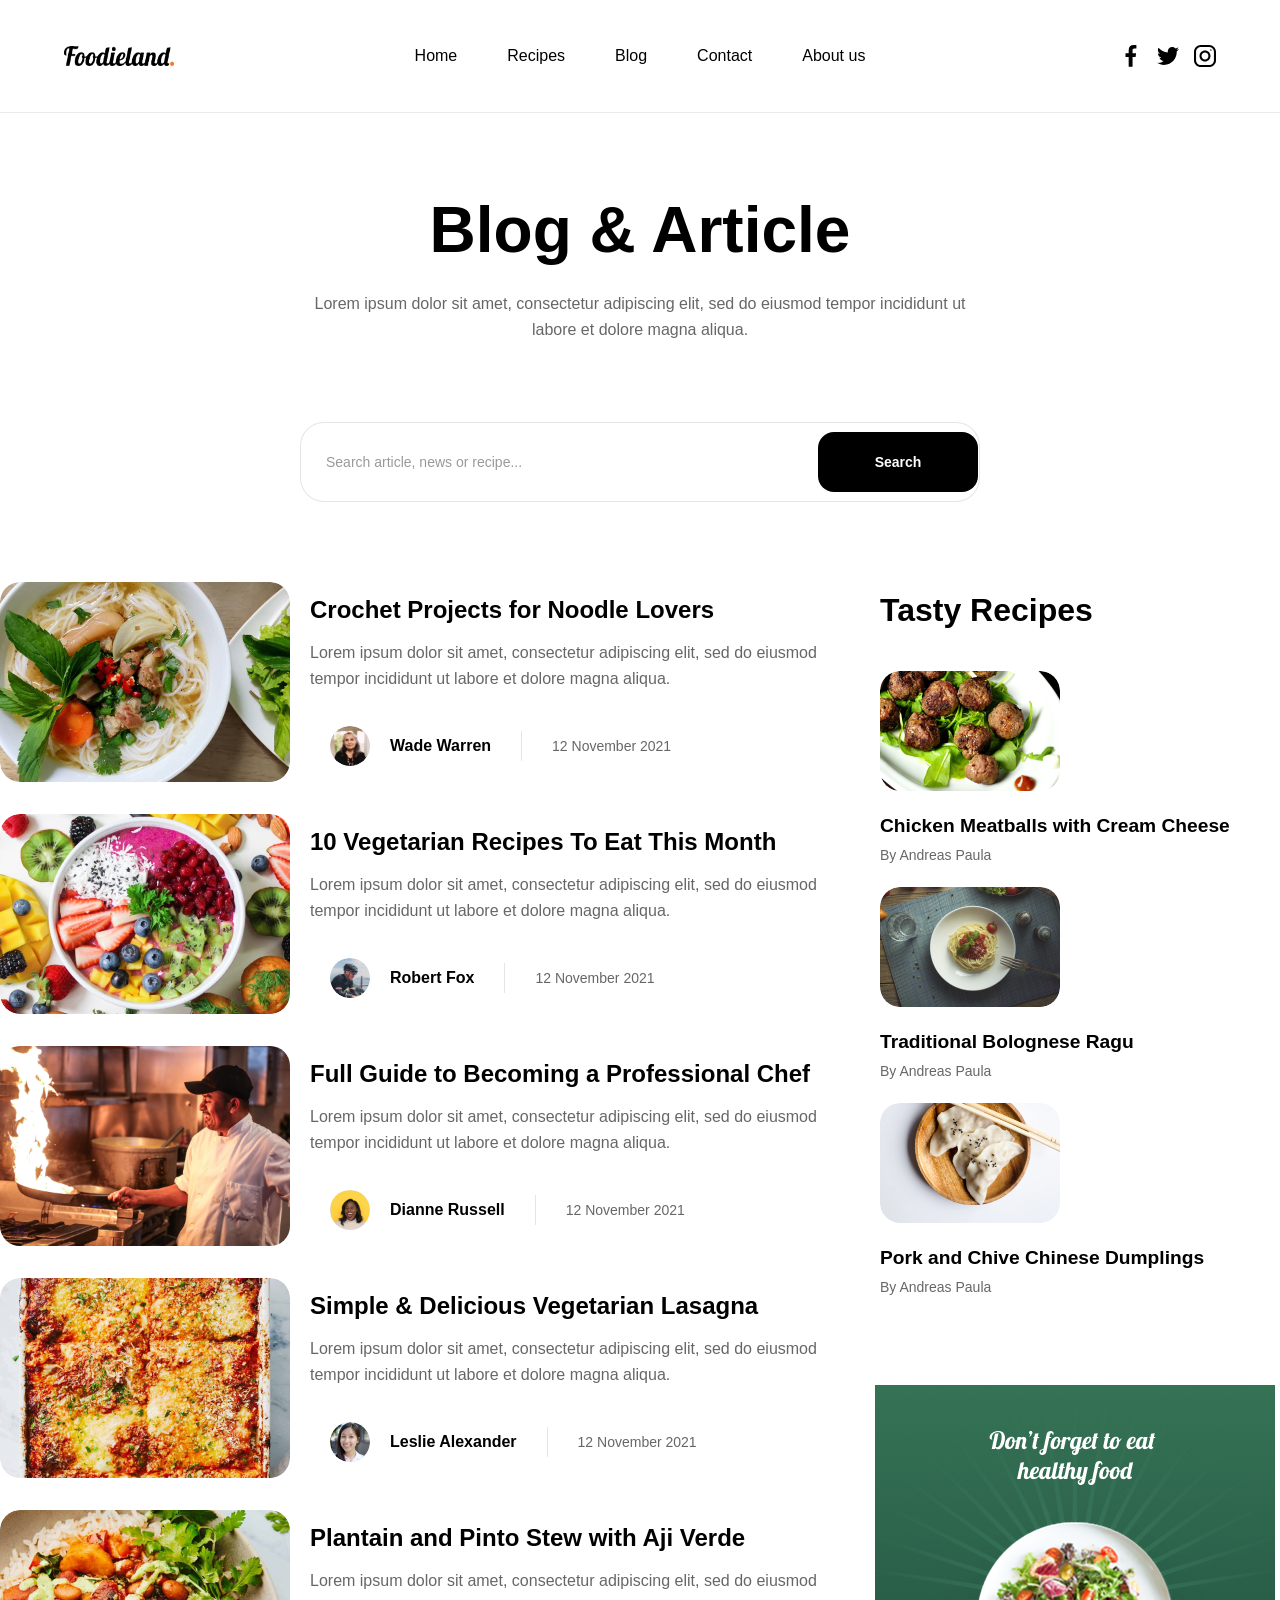
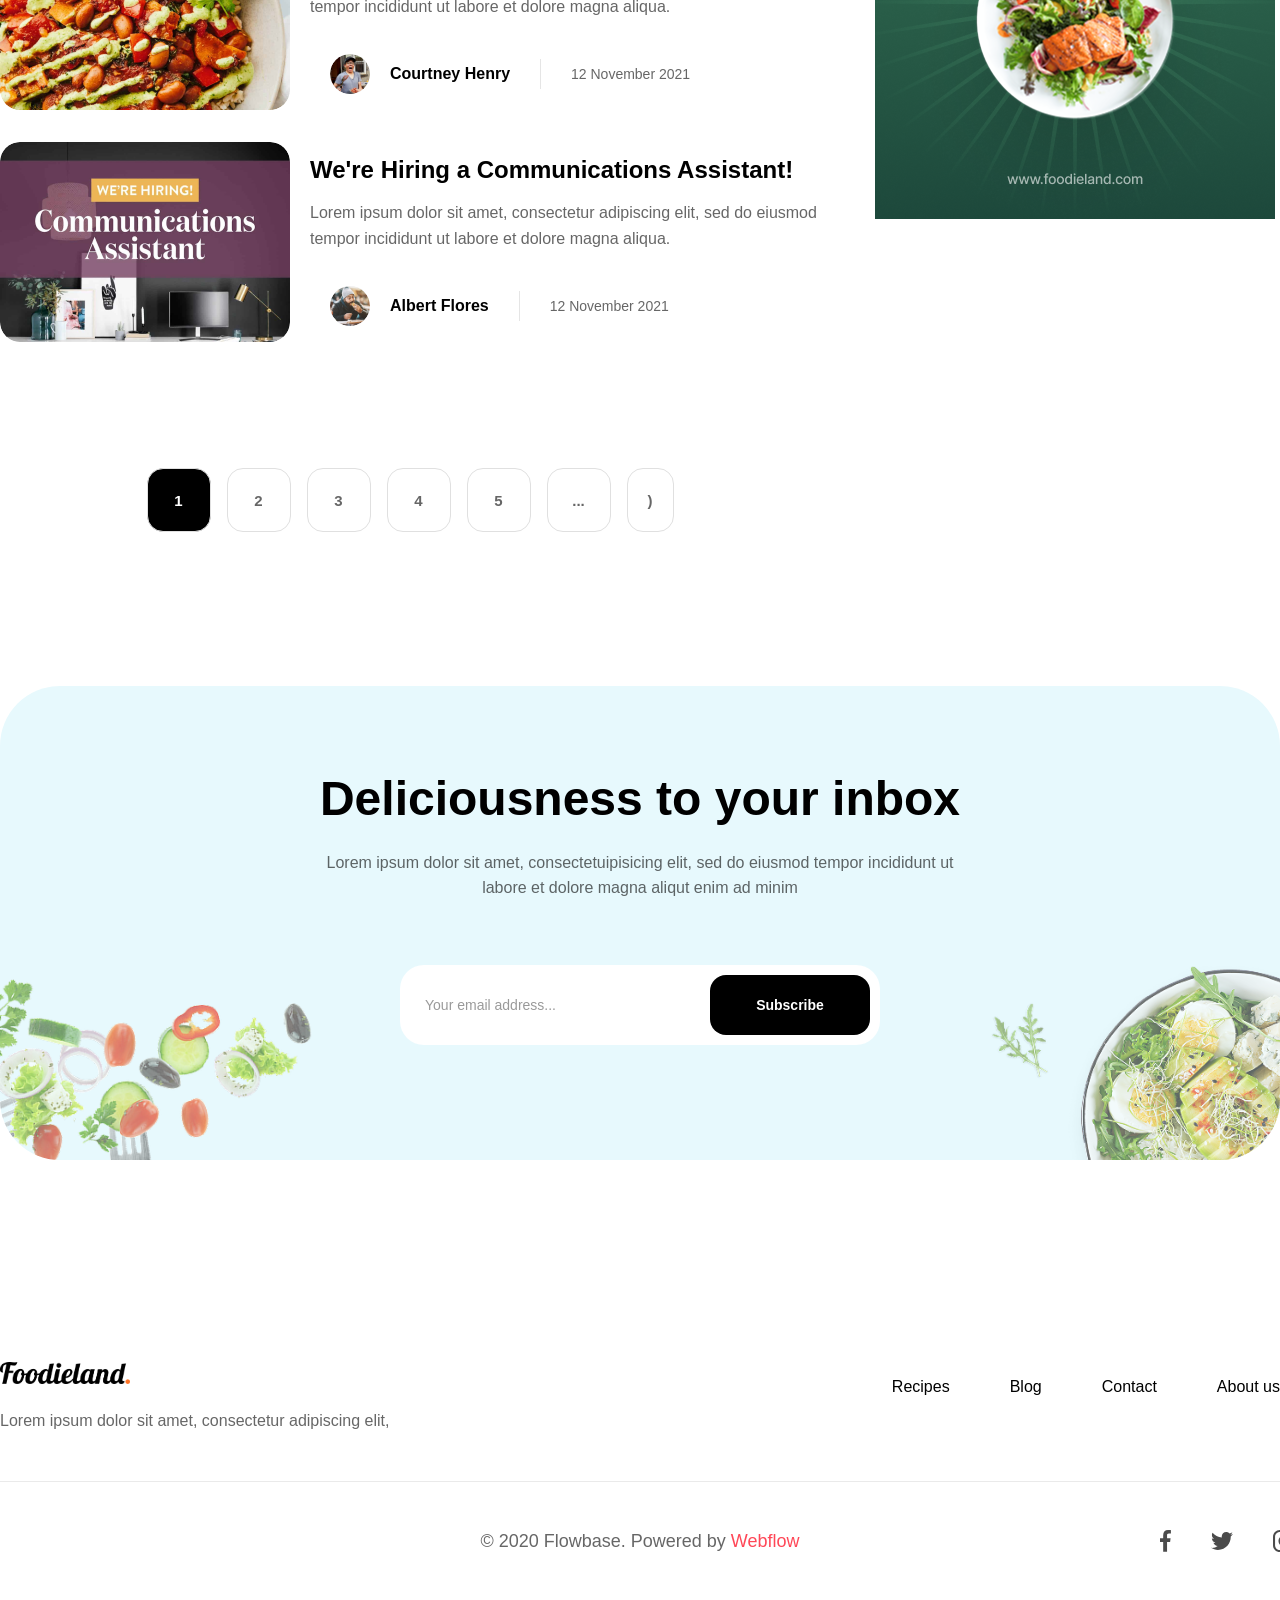
<file: Pages/Blog-list.html>
<!DOCTYPE html>
<html lang="en">

<head>
    <meta charset="UTF-8">
    <meta name="viewport" content="width=device-width, initial-scale=1.0">
    <title>Foodieland | Blog</title>
    <link rel="stylesheet" href="../Styles/main.css">
    <link rel="stylesheet" href="../Styles/blog-list.css">
    <link rel="stylesheet" href="../Styles/responsive.css">
</head>

<body>

    <!-- HEADER (مشترک) -->
    <header>
        <div class="logo">
            <img src="../images/Foodieland..png" alt="Foodieland">
        </div>

        <nav id="navMenu">
            <a href="#">Home</a>
            <a href="#">Recipes</a>
            <a href="#">Blog</a>
            <a href="#">Contact</a>
            <a href="#">About us</a>
            <div class="social-icons nav-social">
                <img src="../images/001-facebook.svg" alt="Facebook">
                <img src="../images/003-twitter.svg" alt="Twitter">
                <img src="../images/004-instagram.svg" alt="Instagram">
            </div>
        </nav>

        <div class="hamburger" id="hamburgerMenu">
            <span></span>
            <span></span>
            <span></span>
        </div>

        <div class="social-icons main-social">
            <img src="../images/001-facebook.svg" alt="Facebook">
            <img src="../images/003-twitter.svg" alt="Twitter">
            <img src="../images/004-instagram.svg" alt="Instagram">
        </div>
    </header>


    <div class="container">

        <main>
            <!--  بخش هدر وبلاگ  -->
            <section class="blog-header-section">
                <div class="blog-header-content">
                    <h1>Blog & Article</h1>
                    <p>Lorem ipsum dolor sit amet, consectetur adipiscing elit, sed do eiusmod tempor incididunt ut
                        labore et dolore magna aliqua.</p>
                    <div class="blog-search">
                        <input type="text" id="searchInput" placeholder="Search article, news or recipe...">
                        <button type="button" class="blog-search-btn" id="searchBtn">Search</button>
                    </div>
                </div>
            </section>

            <!--  بخش اصلی وبلاگ با دو ستون  -->
            <div class="blog-layout">

                <!-- ستون چپ: مقالات -->
                <div class="blog-posts-column">

                    <!-- مقاله 1 -->
                    <a href="blog-post.html" class="blog-post-card"
                        style="text-decoration: none; color: inherit; display: flex;">
                        <div class="blog-post-img" style="background-image: url('../images/Mask\ Group\ \(13\).png');">
                        </div>
                        <div class="blog-post-info">
                            <h3>Crochet Projects for Noodle Lovers</h3>
                            <p>Lorem ipsum dolor sit amet, consectetur adipiscing elit, sed do eiusmod tempor incididunt
                                ut labore et dolore magna aliqua.</p>
                            <div class="blog-post-footer">
                                <div class="blog-author-info">
                                    <div class="author-avatar-small"
                                        style="background-image: url('../images/Ellipse\ 2\ \(5\).svg');"></div>
                                    <span class="blog-author">Wade Warren</span>
                                </div>
                                <div class="author-date-separator"></div>
                                <span class="blog-date">12 November 2021</span>
                            </div>
                        </div>
                    </a>

                    <!-- مقاله 2 -->
                    <a href="blog-post.html" class="blog-post-card"
                        style="text-decoration: none; color: inherit; display: flex;">
                        <div class="blog-post-img" style="background-image: url('../images/Mask1.png');"></div>
                        <div class="blog-post-info">
                            <h3>10 Vegetarian Recipes To Eat This Month</h3>
                            <p>Lorem ipsum dolor sit amet, consectetur adipiscing elit, sed do eiusmod tempor incididunt
                                ut labore et dolore magna aliqua.</p>
                            <div class="blog-post-footer">
                                <div class="blog-author-info">
                                    <div class="author-avatar-small"
                                        style="background-image: url('../images/Ellipse\ 2\ \(4\).svg');"></div>
                                    <span class="blog-author">Robert Fox</span>
                                </div>
                                <div class="author-date-separator"></div>
                                <span class="blog-date">12 November 2021</span>
                            </div>
                        </div>
                    </a>

                    <!-- مقاله 3 -->
                    <a href="blog-post.html" class="blog-post-card"
                        style="text-decoration: none; color: inherit; display: flex;">
                        <div class="blog-post-img" style="background-image: url('../images/Mask2.png');"></div>
                        <div class="blog-post-info">
                            <h3>Full Guide to Becoming a Professional Chef</h3>
                            <p>Lorem ipsum dolor sit amet, consectetur adipiscing elit, sed do eiusmod tempor incididunt
                                ut labore et dolore magna aliqua.</p>
                            <div class="blog-post-footer">
                                <div class="blog-author-info">
                                    <div class="author-avatar-small"
                                        style="background-image: url('../images/Ellipse\ 2\ \(3\).svg');"></div>
                                    <span class="blog-author">Dianne Russell</span>
                                </div>
                                <div class="author-date-separator"></div>
                                <span class="blog-date">12 November 2021</span>
                            </div>
                        </div>
                    </a>

                    <!-- مقاله 4 -->
                    <a href="blog-post.html" class="blog-post-card"
                        style="text-decoration: none; color: inherit; display: flex;">
                        <div class="blog-post-img" style="background-image: url('../images/Mask3.png');"></div>
                        <div class="blog-post-info">
                            <h3>Simple & Delicious Vegetarian Lasagna</h3>
                            <p>Lorem ipsum dolor sit amet, consectetur adipiscing elit, sed do eiusmod tempor incididunt
                                ut labore et dolore magna aliqua.</p>
                            <div class="blog-post-footer">
                                <div class="blog-author-info">
                                    <div class="author-avatar-small"
                                        style="background-image: url('../images/Ellipse\ 2\ \(2\).svg');"></div>
                                    <span class="blog-author">Leslie Alexander</span>
                                </div>
                                <div class="author-date-separator"></div>
                                <span class="blog-date">12 November 2021</span>
                            </div>
                        </div>
                    </a>

                    <!-- مقاله 5 -->
                    <a href="blog-post.html" class="blog-post-card"
                        style="text-decoration: none; color: inherit; display: flex;">
                        <div class="blog-post-img" style="background-image: url('../images/Mask4.png');"></div>
                        <div class="blog-post-info">
                            <h3>Plantain and Pinto Stew with Aji Verde</h3>
                            <p>Lorem ipsum dolor sit amet, consectetur adipiscing elit, sed do eiusmod tempor incididunt
                                ut labore et dolore magna aliqua.</p>
                            <div class="blog-post-footer">
                                <div class="blog-author-info">
                                    <div class="author-avatar-small"
                                        style="background-image: url('../images/Ellipse\ 2\ \(1\).svg');"></div>
                                    <span class="blog-author">Courtney Henry</span>
                                </div>
                                <div class="author-date-separator"></div>
                                <span class="blog-date">12 November 2021</span>
                            </div>
                        </div>
                    </a>

                    <!-- مقاله 6 -->
                    <a href="blog-post.html" class="blog-post-card"
                        style="text-decoration: none; color: inherit; display: flex;">
                        <div class="blog-post-img" style="background-image: url('../images/Mask5.png');"></div>
                        <div class="blog-post-info">
                            <h3>We're Hiring a Communications Assistant!</h3>
                            <p>Lorem ipsum dolor sit amet, consectetur adipiscing elit, sed do eiusmod tempor incididunt
                                ut labore et dolore magna aliqua.</p>
                            <div class="blog-post-footer">
                                <div class="blog-author-info">
                                    <div class="author-avatar-small"
                                        style="background-image: url('../images/Ellipse\ 2.svg');"></div>
                                    <span class="blog-author">Albert Flores</span>
                                </div>
                                <div class="author-date-separator"></div>
                                <span class="blog-date">12 November 2021</span>
                            </div>
                        </div>
                    </a>

                    <!-- مقالات باقی صفحات -->
                    <!-- مقاله 1 -->
                    <a href="blog-post.html" class="blog-post-card"
                        style="text-decoration: none; color: inherit; display: flex;">
                        <div class="blog-post-img" style="background-image: url('../images/Mask\ Group\ \(13\).png');">
                        </div>
                        <div class="blog-post-info">
                            <h3>Mediterranean Quinoa Bowl with Roasted Vegetables</h3>
                            <p>Lorem ipsum dolor sit amet, consectetur adipiscing elit, sed do eiusmod tempor incididunt
                                ut labore et dolore magna aliqua.</p>
                            <div class="blog-post-footer">
                                <div class="blog-author-info">
                                    <div class="author-avatar-small"
                                        style="background-image: url('../images/Ellipse\ 2\ \(5\).svg');"></div>
                                    <span class="blog-author">Wade Warren</span>
                                </div>
                                <div class="author-date-separator"></div>
                                <span class="blog-date">3 January 2022</span>
                            </div>
                        </div>
                    </a>
                    <!-- مقاله 2-->
                    <a href="blog-post.html" class="blog-post-card"
                        style="text-decoration: none; color: inherit; display: flex;">
                        <div class="blog-post-img" style="background-image: url('../images/Mask1.png');"></div>
                        <div class="blog-post-info">
                            <h3>Creamy Garlic Parmesan Chicken Pasta</h3>
                            <p>Lorem ipsum dolor sit amet, consectetur adipiscing elit, sed do eiusmod tempor incididunt
                                ut labore et dolore magna aliqua.</p>
                            <div class="blog-post-footer">
                                <div class="blog-author-info">
                                    <div class="author-avatar-small"
                                        style="background-image: url('../images/Ellipse\ 2\ \(4\).svg');"></div>
                                    <span class="blog-author">Robert Fox</span>
                                </div>
                                <div class="author-date-separator"></div>
                                <span class="blog-date">18 February 2022</span>
                            </div>
                        </div>
                    </a>
                    <!-- مقاله 3-->
                    <a href="blog-post.html" class="blog-post-card"
                        style="text-decoration: none; color: inherit; display: flex;">
                        <div class="blog-post-img" style="background-image: url('../images/Mask2.png');"></div>
                        <div class="blog-post-info">
                            <h3>Homemade Beef Tacos with Fresh Salsa</h3>
                            <p>Lorem ipsum dolor sit amet, consectetur adipiscing elit, sed do eiusmod tempor incididunt
                                ut labore et dolore magna aliqua.</p>
                            <div class="blog-post-footer">
                                <div class="blog-author-info">
                                    <div class="author-avatar-small"
                                        style="background-image: url('../images/Ellipse\ 2\ \(3\).svg');"></div>
                                    <span class="blog-author">Dianne Russell</span>
                                </div>
                                <div class="author-date-separator"></div>
                                <span class="blog-date">9 April 2022</span>
                            </div>
                        </div>
                    </a>

                    <!-- مقاله 4-->
                    <a href="blog-post.html" class="blog-post-card"
                        style="text-decoration: none; color: inherit; display: flex;">
                        <div class="blog-post-img" style="background-image: url('../images/Mask3.png');"></div>
                        <div class="blog-post-info">
                            <h3>Lemon Blueberry Cheesecake No-Bake</h3>
                            <p>Lorem ipsum dolor sit amet, consectetur adipiscing elit, sed do eiusmod tempor incididunt
                                ut labore et dolore magna aliqua.</p>
                            <div class="blog-post-footer">
                                <div class="blog-author-info">
                                    <div class="author-avatar-small"
                                        style="background-image: url('../images/Ellipse\ 2\ \(2\).svg');"></div>
                                    <span class="blog-author">Leslie Alexander</span>
                                </div>
                                <div class="author-date-separator"></div>
                                <span class="blog-date">22 May 2022</span>
                            </div>
                        </div>
                    </a>
                    <!-- مقاله 5-->
                    <a href="blog-post.html" class="blog-post-card"
                        style="text-decoration: none; color: inherit; display: flex;">
                        <div class="blog-post-img" style="background-image: url('../images/Mask4.png');"></div>
                        <div class="blog-post-info">
                            <h3>Spicy Thai Coconut Curry Soup</h3>
                            <p>Lorem ipsum dolor sit amet, consectetur adipiscing elit, sed do eiusmod tempor incididunt
                                ut labore et dolore magna aliqua.</p>
                            <div class="blog-post-footer">
                                <div class="blog-author-info">
                                    <div class="author-avatar-small"
                                        style="background-image: url('../images/Ellipse\ 2\ \(1\).svg');"></div>
                                    <span class="blog-author">Courtney Henry</span>
                                </div>
                                <div class="author-date-separator"></div>
                                <span class="blog-date">14 July 2022</span>
                            </div>
                        </div>
                    </a>

                    <!-- مقاله 6-->
                    <a href="blog-post.html" class="blog-post-card"
                        style="text-decoration: none; color: inherit; display: flex;">
                        <div class="blog-post-img" style="background-image: url('../images/Mask5.png');"></div>
                        <div class="blog-post-info">
                            <h3>Classic French Onion Soup Gratinée</h3>
                            <p>Lorem ipsum dolor sit amet, consectetur adipiscing elit, sed do eiusmod tempor incididunt
                                ut labore et dolore magna aliqua.</p>
                            <div class="blog-post-footer">
                                <div class="blog-author-info">
                                    <div class="author-avatar-small"
                                        style="background-image: url('../images/Ellipse\ 2.svg');"></div>
                                    <span class="blog-author">Albert Flores</span>
                                </div>
                                <div class="author-date-separator"></div>
                                <span class="blog-date">30 August 2022</span>
                            </div>
                        </div>
                    </a>

                    <!-- صفحه‌بندی -->
                    <div class="pagination">
                        <a href="#" class="page active">1</a>
                        <a href="#" class="page">2</a>
                        <a href="#" class="page">3</a>
                        <a href="#" class="page">4</a>
                        <a href="#" class="page">5</a>
                        <a href="#" class="page">...</a>
                        <a href="#" class="page next">)</a>
                    </div>

                </div> <!-- ستون چپ -->

                <!-- ستون راست -->
                <div class="blog-sidebar">

                    <!-- باکس Other Recipes  -->
                    <div class="tasty-recipes-section">
                        <div class="tasty-recipes-header">
                            <h3>Tasty Recipes</h3>
                        </div>
                        <div class="tasty-recipes-list">
                            <div class="tasty-recipe-item">
                                <div class="tasty-recipe-img" style="background-image: url('../images/Mask6.png');">
                                </div>
                                <div class="tasty-recipe-info">
                                    <h4>Chicken Meatballs with Cream Cheese</h4>
                                    <p>By Andreas Paula</p>
                                </div>
                            </div>
                            <div class="tasty-recipe-item">
                                <div class="tasty-recipe-img" style="background-image: url('../images/Mask7.png');">
                                </div>
                                <div class="tasty-recipe-info">
                                    <h4>Traditional Bolognese Ragu</h4>
                                    <p>By Andreas Paula</p>
                                </div>
                            </div>
                            <div class="tasty-recipe-item">
                                <div class="tasty-recipe-img" style="background-image: url('../images/Mask8.png');">
                                </div>
                                <div class="tasty-recipe-info">
                                    <h4>Pork and Chive Chinese Dumplings</h4>
                                    <p>By Andreas Paula</p>
                                </div>
                            </div>
                        </div>
                    </div>

                    <!-- پوستر تبلیغاتی  -->
                    <a href="https://www.foodieland.com" class="poster-banner" target="_blank">
                        <div class="poster-banner-img" style="background-image: url('../images/Ads.png');"></div>
                        <div class="poster-banner-content">
                        </div>
                    </a>
                </div>
            </div>
        </main>


        <!-- Footer (مشترک) -->
        <footer class="footer">
            <div class="newsletter-section">
                <div class="newsletter-content">
                    <h2>Deliciousness to your inbox</h2>
                    <p>Lorem ipsum dolor sit amet, consectetuipisicing elit, sed do eiusmod tempor incididunt ut labore
                        et dolore magna aliqut enim ad minim</p>

                    <form class="newsletter-form" id="newsletterForm" novalidate>
                        <input type="email" id="newsletterInput" placeholder="Your email address..."
                            class="newsletter-input" required>
                        <button type="submit" class="newsletter-btn">Subscribe</button>
                    </form>
                </div>
            </div>

            <div class="footer-main">
                <div class="footer-brand">
                    <img src="../images/Foodieland..png" alt="Foodieland" class="footer-logo">
                    <p>Lorem ipsum dolor sit amet, consectetur adipiscing elit,</p>
                </div>
                <div class="footer-links">
                    <div class="footer-nav">
                        <a href="#">Recipes</a>
                        <a href="#">Blog</a>
                        <a href="#">Contact</a>
                        <a href="#">About us</a>
                    </div>
                </div>
            </div>

            <div class="footer-bottom">
                <div class="footer-left"></div>
                <p>© 2020 Flowbase. Powered by <span class="highlight">Webflow</span></p>
                <div class="footer-social">
                    <img src="../images/001-facebook.svg" alt="Facebook">
                    <img src="../images/003-twitter.svg" alt="Twitter">
                    <img src="../images/004-instagram.svg" alt="Instagram">
                </div>
            </div>
        </footer>

    </div>
    <script src="../Js/error-handler.js"></script>
    <script src="../Js/main.js"></script>
    <script src="../Js/blog-list.js"></script>

</body>

</html>
</file>
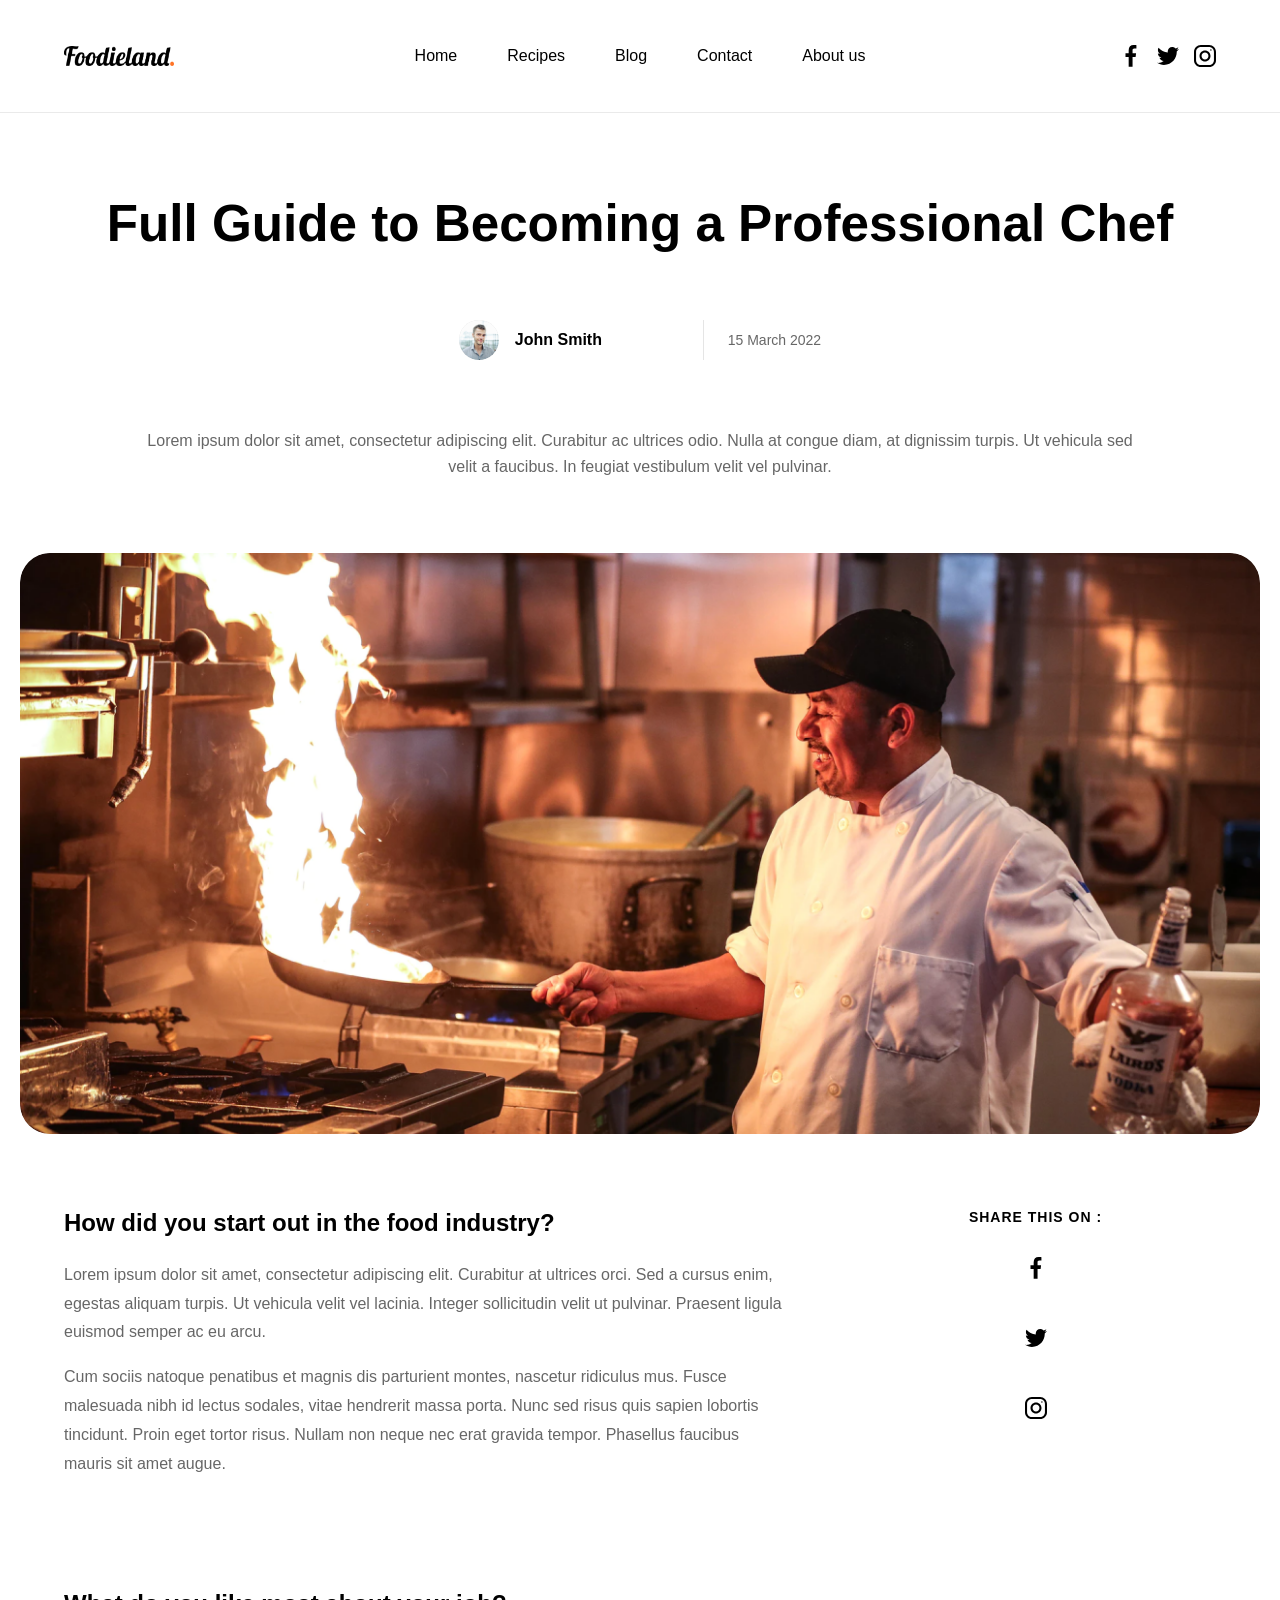
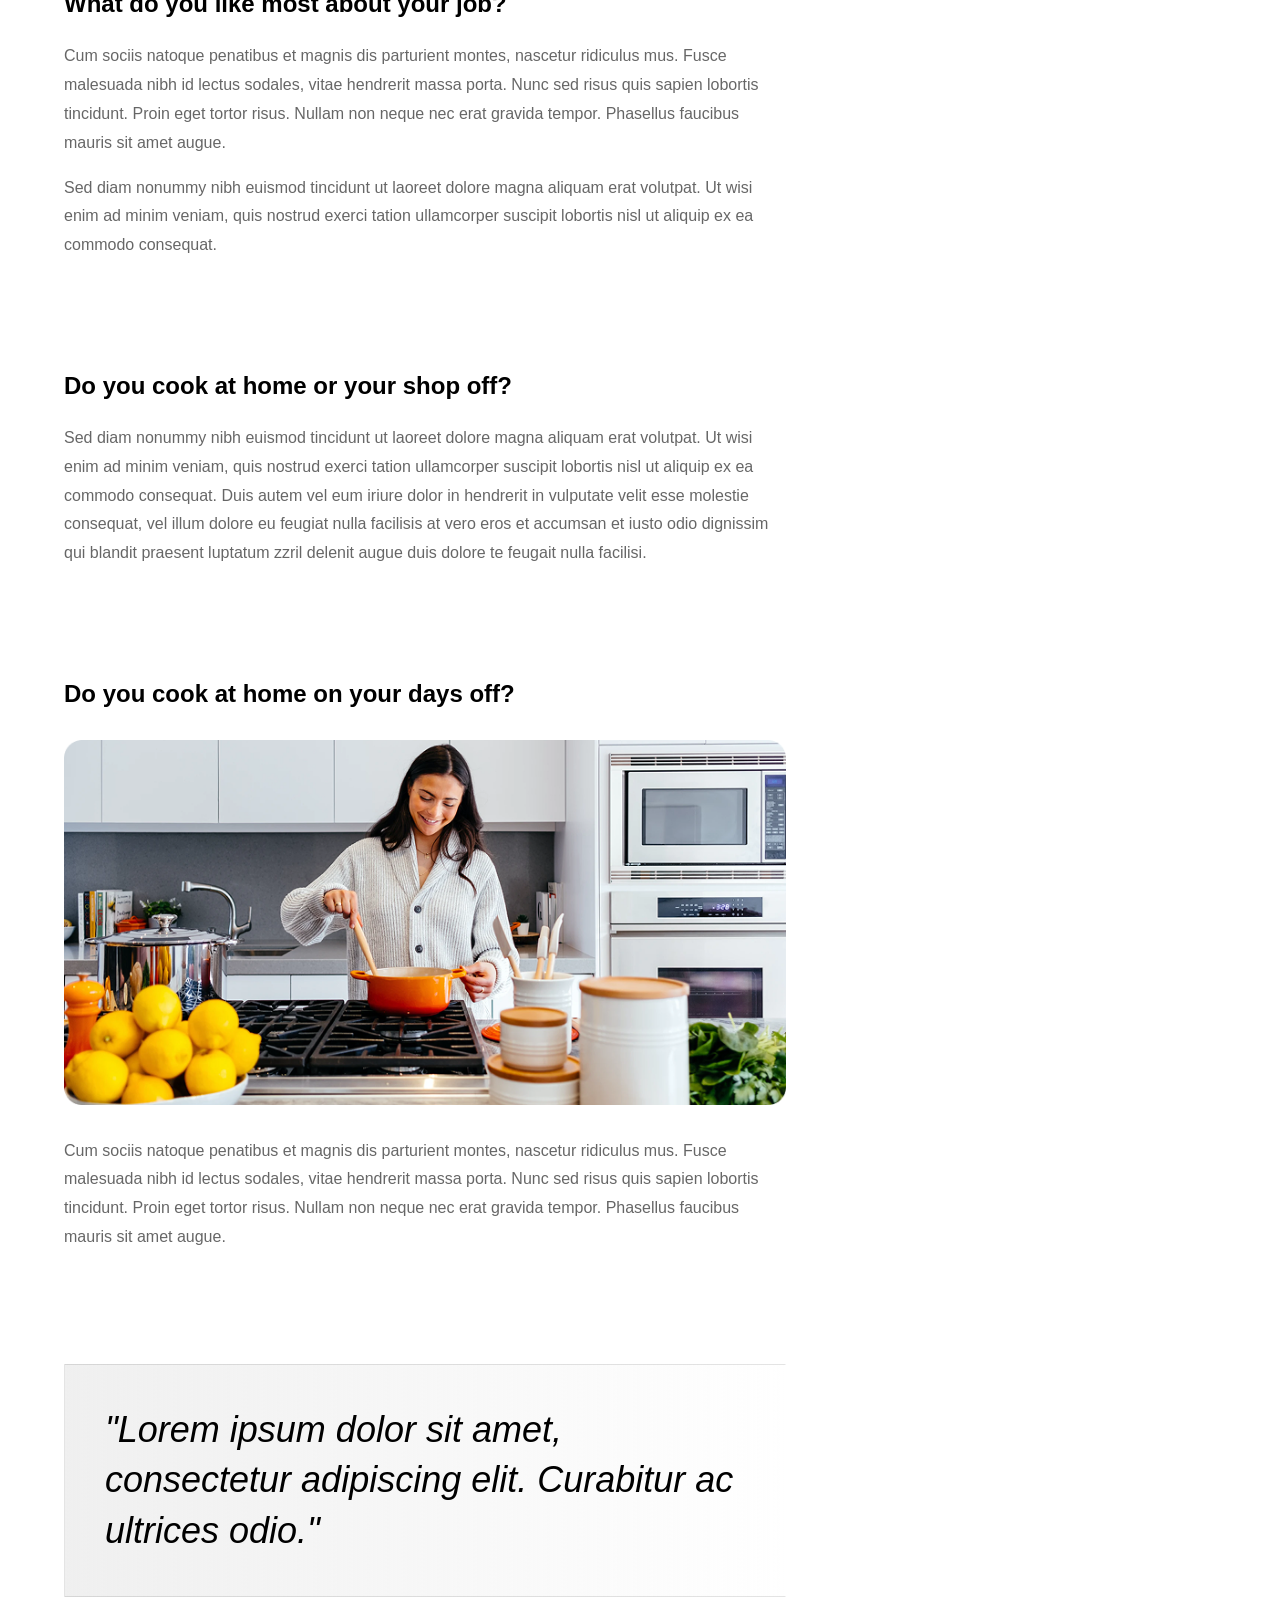
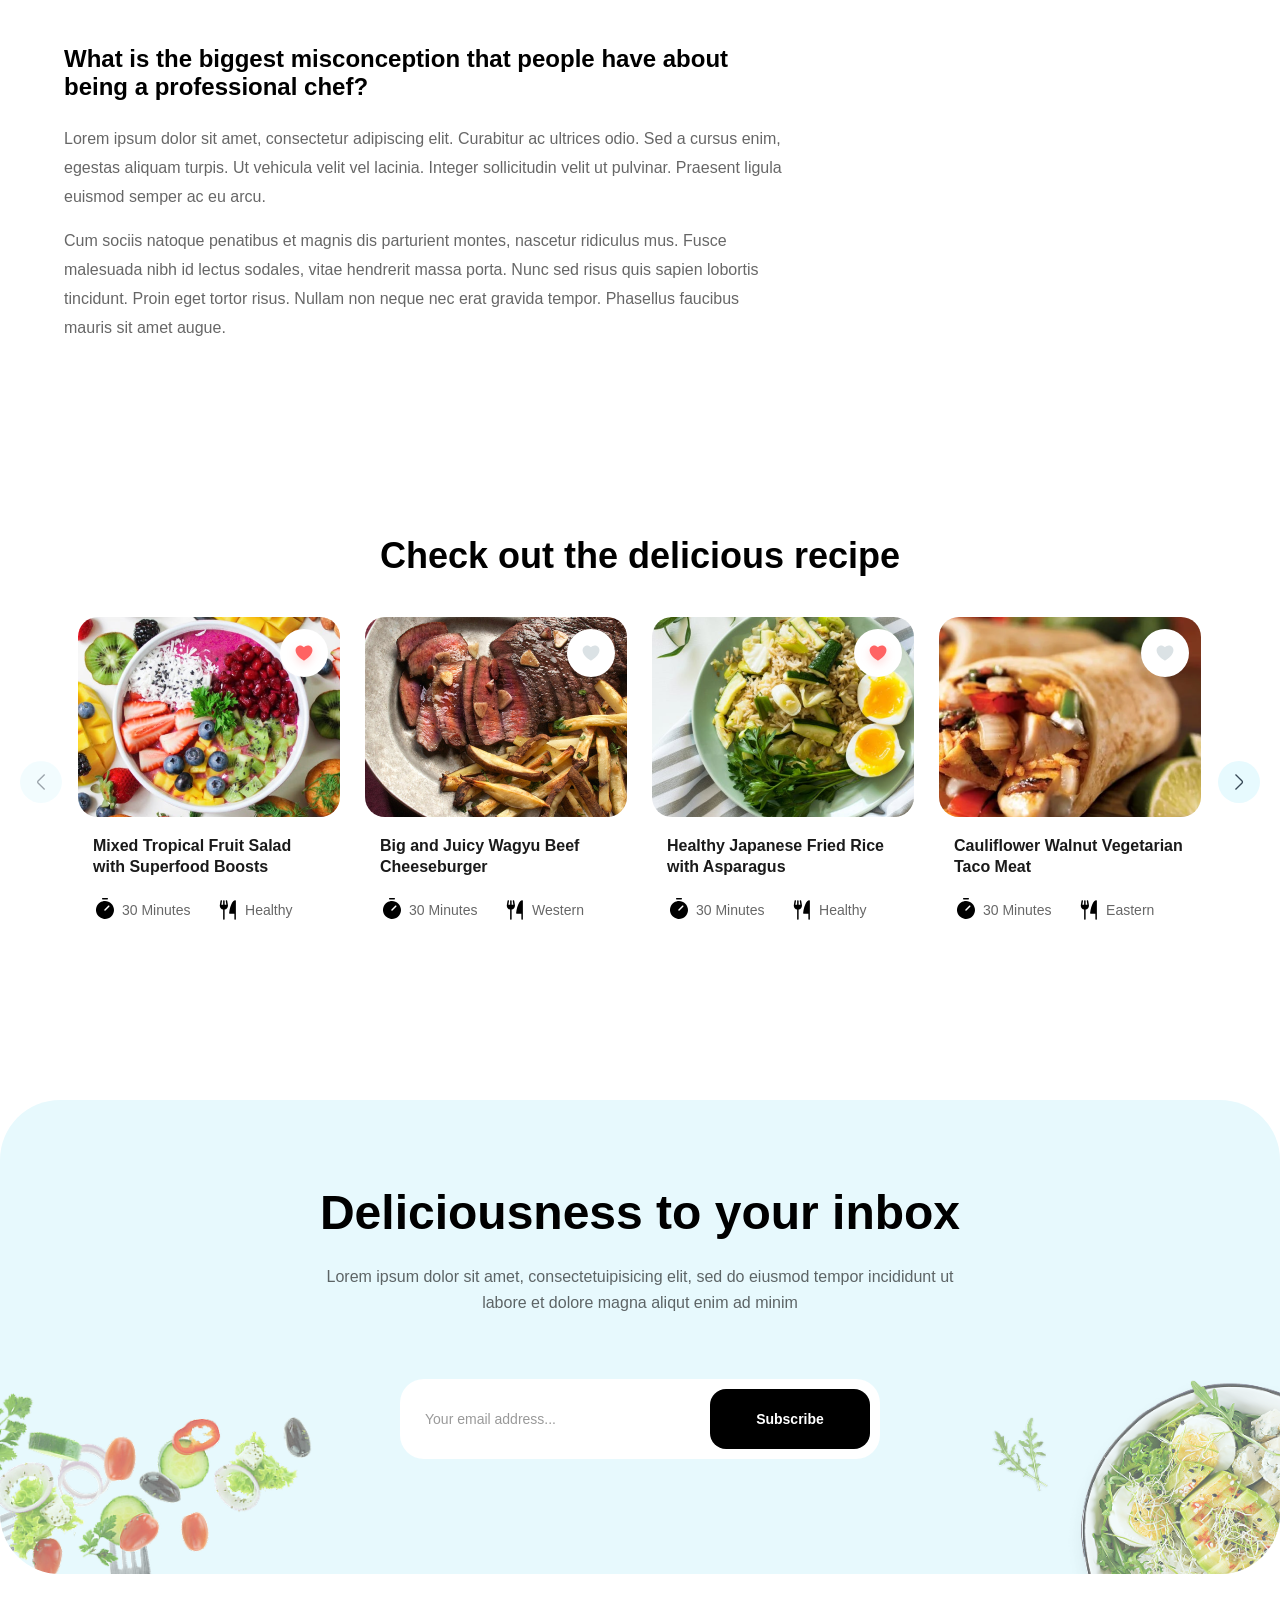
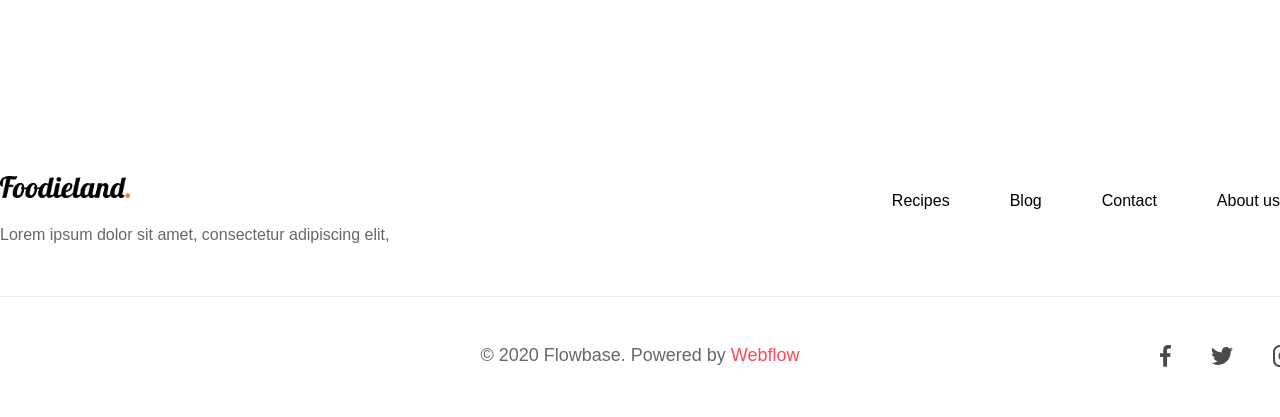
<file: Pages/blog-post.html>
<!DOCTYPE html>
<html lang="en">

<head>
    <meta charset="UTF-8">
    <meta name="viewport" content="width=device-width, initial-scale=1.0">
    <title>Foodieland | Full Guide to Becoming a Professional Chef</title>
    <link rel="stylesheet" href="../Styles/main.css">
    <link rel="stylesheet" href="../Styles/blog-post.css">
    <link rel="stylesheet" href="../Styles/responsive.css">
</head>

<body>

    <!-- HEADER (مشترک) -->
    <header>
        <div class="logo">
            <img src="../images/Foodieland..png" alt="Foodieland">
        </div>

        <nav id="navMenu">
            <a href="#">Home</a>
            <a href="#">Recipes</a>
            <a href="#">Blog</a>
            <a href="#">Contact</a>
            <a href="#">About us</a>
            <div class="social-icons nav-social">
                <img src="../images/001-facebook.svg" alt="Facebook">
                <img src="../images/003-twitter.svg" alt="Twitter">
                <img src="../images/004-instagram.svg" alt="Instagram">
            </div>
        </nav>

        <div class="hamburger" id="hamburgerMenu">
            <span></span>
            <span></span>
            <span></span>
        </div>

        <div class="social-icons main-social">
            <img src="../images/001-facebook.svg" alt="Facebook">
            <img src="../images/003-twitter.svg" alt="Twitter">
            <img src="../images/004-instagram.svg" alt="Instagram">
        </div>
    </header>

    <div class="container">

        <main>
            <!-- بخش عنوان بلاگ -->
            <section class="blog-header">
                <h1>Full Guide to Becoming a Professional Chef</h1>
            </section>

            <!-- بخش اطلاعات نویسنده و تاریخ-->
            <section class="blog-info-bar">
                <div class="blog-author-info">
                    <div class="author-avatar-small" style="background-image: url('../images/Ellipse.svg');"></div>
                    <span class="author-name">John Smith</span>
                </div>
                <div class="info-separator"></div>
                <span class="blog-date">15 March 2022</span>
            </section>

            <!-- متن توضیحی بین اطلاعات و عکس -->
            <section class="blog-description">
                <p>Lorem ipsum dolor sit amet, consectetur adipiscing elit. Curabitur ac ultrices odio. Nulla at congue
                    diam, at dignissim turpis. Ut vehicula sed velit a faucibus. In feugiat vestibulum velit vel
                    pulvinar.</p>
            </section>

            <!-- تصویر اصلی -->
            <div class="blog-hero-wrapper">
                <div class="blog-hero-image">
                    <img src="../images/Mask2.png" alt="Professional Chef">
                </div>
            </div>

            <!-- بخش محتوای اصلی + سایدبار -->
            <div class="blog-two-columns">

                <!-- ستون چپ: محتوای اصلی -->
                <div class="blog-content-column">

                    <!-- Question 1 -->
                    <div class="blog-question">
                        <h2>How did you start out in the food industry?</h2>
                        <p>Lorem ipsum dolor sit amet, consectetur adipiscing elit. Curabitur at ultrices orci. Sed a
                            cursus enim, egestas aliquam turpis. Ut vehicula velit vel lacinia. Integer sollicitudin
                            velit ut pulvinar. Praesent ligula euismod semper ac eu arcu.</p>
                        <p>Cum sociis natoque penatibus et magnis dis parturient montes, nascetur ridiculus mus. Fusce
                            malesuada nibh id lectus sodales, vitae hendrerit massa porta. Nunc sed risus quis sapien
                            lobortis tincidunt. Proin eget tortor risus. Nullam non neque nec erat gravida tempor.
                            Phasellus faucibus mauris sit amet augue.</p>
                    </div>

                    <!-- Question 2 -->
                    <div class="blog-question">
                        <h2>What do you like most about your job?</h2>
                        <p>Cum sociis natoque penatibus et magnis dis parturient montes, nascetur ridiculus mus. Fusce
                            malesuada nibh id lectus sodales, vitae hendrerit massa porta. Nunc sed risus quis sapien
                            lobortis tincidunt. Proin eget tortor risus. Nullam non neque nec erat gravida tempor.
                            Phasellus faucibus mauris sit amet augue.</p>
                        <p>Sed diam nonummy nibh euismod tincidunt ut laoreet dolore magna aliquam erat volutpat. Ut
                            wisi enim ad minim veniam, quis nostrud exerci tation ullamcorper suscipit lobortis nisl ut
                            aliquip ex ea commodo consequat.</p>
                    </div>

                    <!-- Question 3 -->
                    <div class="blog-question">
                        <h2>Do you cook at home or your shop off?</h2>
                        <p>Sed diam nonummy nibh euismod tincidunt ut laoreet dolore magna aliquam erat volutpat. Ut
                            wisi enim ad minim veniam, quis nostrud exerci tation ullamcorper suscipit lobortis nisl ut
                            aliquip ex ea commodo consequat. Duis autem vel eum iriure dolor in hendrerit in vulputate
                            velit esse molestie consequat, vel illum dolore eu feugiat nulla facilisis at vero eros et
                            accumsan et iusto odio dignissim qui blandit praesent luptatum zzril delenit augue duis
                            dolore te feugait nulla facilisi.</p>
                    </div>

                    <!-- Question 4 -->
                    <div class="blog-question">
                        <h2>Do you cook at home on your days off?</h2>
                        <img src="../images/Rectangle 23.png" alt="Professional Chef">
                        <p>Cum sociis natoque penatibus et magnis dis parturient montes, nascetur ridiculus mus. Fusce
                            malesuada nibh id lectus sodales, vitae hendrerit massa porta. Nunc sed risus quis sapien
                            lobortis tincidunt. Proin eget tortor risus. Nullam non neque nec erat gravida tempor.
                            Phasellus faucibus mauris sit amet augue.</p>
                    </div>

                    <!-- نقل قول -->
                    <div class="blog-quote-block">
                        <blockquote>
                            "Lorem ipsum dolor sit amet, consectetur adipiscing elit. Curabitur ac ultrices odio."
                        </blockquote>
                    </div>

                    <!-- Question 5 -->
                    <div class="blog-question">
                        <h2>What is the biggest misconception that people have about being a professional chef?</h2>
                        <p>Lorem ipsum dolor sit amet, consectetur adipiscing elit. Curabitur ac ultrices odio. Sed a
                            cursus enim, egestas aliquam turpis. Ut vehicula velit vel lacinia. Integer sollicitudin
                            velit ut pulvinar. Praesent ligula euismod semper ac eu arcu.</p>
                        <p>Cum sociis natoque penatibus et magnis dis parturient montes, nascetur ridiculus mus. Fusce
                            malesuada nibh id lectus sodales, vitae hendrerit massa porta. Nunc sed risus quis sapien
                            lobortis tincidunt. Proin eget tortor risus. Nullam non neque nec erat gravida tempor.
                            Phasellus faucibus mauris sit amet augue.</p>
                    </div>

                </div> <!--ستون چپ-->

                <!-- ستون راست: سایدبار -->
                <div class="blog-sidebar-column">
                    <!-- بخش اشتراک‌گذاری -->
                    <div class="blog-share-section">
                        <span class="share-label">SHARE THIS ON : </span>
                        <div class="share-icons">
                            <img src="../images/001-facebook.svg" alt="Facebook">
                            <img src="../images/003-twitter.svg" alt="Twitter">
                            <img src="../images/004-instagram.svg" alt="Instagram">
                        </div>
                    </div>
                </div> <!--ستون راست-->

            </div> <!--پایان دو ستون -->


            <!-- بخش اسلایدر افقی -->
            <section class="carousel-section">
                <div class="carousel-header">
                    <h2>Check out the delicious recipe</h2>
                </div>

                <div class="carousel-container">
                    <button class="carousel-btn prev" id="prevBtn">
                        <img src="../images/arrow-left.svg" alt="Previous">
                    </button>

                    <div class="carousel-wrapper">
                        <div class="carousel-track" id="carouselTrack">

                            <!-- کارت 1 -->
                            <div class="new-card">
                                <div class="new-card-img"
                                    style="background-image: url('../images/Mask\ Group\ \(9\).png');">
                                    <div class="like-container">
                                        <img src="../images/Group 852.svg" alt="like" class="heart-icon heart-empty">
                                        <img src="../images/Group 852.svg" alt="liked" class="heart-icon heart-filled">
                                    </div>
                                </div>
                                <div class="new-card-info">
                                    <h3>Mixed Tropical Fruit Salad with Superfood Boosts</h3>
                                    <div class="new-card-meta">
                                        <span><img src="../images/Timer.svg" alt="times">30 Minutes</span>
                                        <span><img src="../images/ForkKnife.svg" alt="foods">Healthy</span>
                                    </div>
                                </div>
                            </div>

                            <!-- کارت 2 -->
                            <div class="new-card">
                                <div class="new-card-img"
                                    style="background-image: url('../images/Mask\ Group\ \(10\).png');">
                                    <div class="like-container">
                                        <img src="../images/Group 852 (1).svg" alt="like"
                                            class="heart-icon heart-empty">
                                        <img src="../images/Group 852.svg" alt="liked" class="heart-icon heart-filled">
                                    </div>
                                </div>
                                <div class="new-card-info">
                                    <h3>Big and Juicy Wagyu Beef Cheeseburger</h3>
                                    <div class="new-card-meta">
                                        <span><img src="../images/Timer.svg" alt="times">30 Minutes</span>
                                        <span><img src="../images/ForkKnife.svg" alt="foods">Western</span>
                                    </div>
                                </div>
                            </div>

                            <!-- کارت 3 -->
                            <div class="new-card">
                                <div class="new-card-img"
                                    style="background-image: url('../images/Mask\ Group\ \(11\).png');">
                                    <div class="like-container">
                                        <img src="../images/Group 852.svg" alt="like" class="heart-icon heart-empty">
                                        <img src="../images/Group 852.svg" alt="liked" class="heart-icon heart-filled">
                                    </div>
                                </div>
                                <div class="new-card-info">
                                    <h3>Healthy Japanese Fried Rice with Asparagus</h3>
                                    <div class="new-card-meta">
                                        <span><img src="../images/Timer.svg" alt="times">30 Minutes</span>
                                        <span><img src="../images/ForkKnife.svg" alt="foods">Healthy</span>
                                    </div>
                                </div>
                            </div>

                            <!-- کارت 4 -->
                            <div class="new-card">
                                <div class="new-card-img"
                                    style="background-image: url('../images/Mask\ Group\ \(12\).png');">
                                    <div class="like-container">
                                        <img src="../images/Group 852 (1).svg" alt="like"
                                            class="heart-icon heart-empty">
                                        <img src="../images/Group 852.svg" alt="liked" class="heart-icon heart-filled">
                                    </div>
                                </div>
                                <div class="new-card-info">
                                    <h3>Cauliflower Walnut Vegetarian Taco Meat</h3>
                                    <div class="new-card-meta">
                                        <span><img src="../images/Timer.svg" alt="times">30 Minutes</span>
                                        <span><img src="../images/ForkKnife.svg" alt="foods">Eastern</span>
                                    </div>
                                </div>
                            </div>

                            <!-- کارت 5 -->
                            <div class="new-card">
                                <div class="new-card-img"
                                    style="background-image: url('../images/Mask\ Group\ \(13\).png');">
                                    <div class="like-container">
                                        <img src="../images/Group 852.svg" alt="like" class="heart-icon heart-empty">
                                        <img src="../images/Group 852.svg" alt="liked" class="heart-icon heart-filled">
                                    </div>
                                </div>
                                <div class="new-card-info">
                                    <h3>Delicious Chocolate Cake with Cream</h3>
                                    <div class="new-card-meta">
                                        <span><img src="../images/Timer.svg" alt="times">1 Hour</span>
                                        <span><img src="../images/ForkKnife.svg" alt="foods">Dessert</span>
                                    </div>
                                </div>
                            </div>

                            <!-- کارت 6 -->
                            <div class="new-card">
                                <div class="new-card-img"
                                    style="background-image: url('../images/Mask\ Group\ \(14\).png');">
                                    <div class="like-container">
                                        <img src="../images/Group 852 (1).svg" alt="like"
                                            class="heart-icon heart-empty">
                                        <img src="../images/Group 852.svg" alt="liked" class="heart-icon heart-filled">
                                    </div>
                                </div>
                                <div class="new-card-info">
                                    <h3>Spicy Grilled Chicken with Vegetables</h3>
                                    <div class="new-card-meta">
                                        <span><img src="../images/Timer.svg" alt="times">45 Minutes</span>
                                        <span><img src="../images/ForkKnife.svg" alt="foods">Meat</span>
                                    </div>
                                </div>
                            </div>

                            <!-- کارت 7 -->
                            <div class="new-card">
                                <div class="new-card-img"
                                    style="background-image: url('../images/Mask\ Group\ \(15\).png');">
                                    <div class="like-container">
                                        <img src="../images/Group 852.svg" alt="like" class="heart-icon heart-empty">
                                        <img src="../images/Group 852.svg" alt="liked" class="heart-icon heart-filled">
                                    </div>
                                </div>
                                <div class="new-card-info">
                                    <h3>Creamy Mushroom Pasta</h3>
                                    <div class="new-card-meta">
                                        <span><img src="../images/Timer.svg" alt="times">25 Minutes</span>
                                        <span><img src="../images/ForkKnife.svg" alt="foods">Italian</span>
                                    </div>
                                </div>
                            </div>

                            <!-- کارت 8 -->
                            <div class="new-card">
                                <div class="new-card-img"
                                    style="background-image: url('../images/Mask\ Group\ \(16\).png');">
                                    <div class="like-container">
                                        <img src="../images/Group 852 (1).svg" alt="like"
                                            class="heart-icon heart-empty">
                                        <img src="../images/Group 852.svg" alt="liked" class="heart-icon heart-filled">
                                    </div>
                                </div>
                                <div class="new-card-info">
                                    <h3>Fresh Summer Fruit Bowl</h3>
                                    <div class="new-card-meta">
                                        <span><img src="../images/Timer.svg" alt="times">15 Minutes</span>
                                        <span><img src="../images/ForkKnife.svg" alt="foods">Healthy</span>
                                    </div>
                                </div>
                            </div>

                        </div>
                    </div>

                    <button class="carousel-btn next" id="nextBtn">
                        <img src="../images/arrow-right.svg" alt="Next">
                    </button>
                </div>
            </section>

        </main>

        <!-- Footer (مشترک) -->
        <footer class="footer">
            <div class="newsletter-section">
                <div class="newsletter-content">
                    <h2>Deliciousness to your inbox</h2>
                    <p>Lorem ipsum dolor sit amet, consectetuipisicing elit, sed do eiusmod tempor incididunt ut labore
                        et dolore magna aliqut enim ad minim</p>

                    <form class="newsletter-form" id="newsletterForm" novalidate>
                        <input type="email" id="newsletterInput" placeholder="Your email address..."
                            class="newsletter-input" required>
                        <button type="submit" class="newsletter-btn">Subscribe</button>
                    </form>
                </div>
            </div>

            <div class="footer-main">
                <div class="footer-brand">
                    <img src="../images/Foodieland..png" alt="Foodieland" class="footer-logo">
                    <p>Lorem ipsum dolor sit amet, consectetur adipiscing elit,</p>
                </div>
                <div class="footer-links">
                    <div class="footer-nav">
                        <a href="#">Recipes</a>
                        <a href="#">Blog</a>
                        <a href="#">Contact</a>
                        <a href="#">About us</a>
                    </div>
                </div>
            </div>

            <div class="footer-bottom">
                <div class="footer-left"></div>
                <p>© 2020 Flowbase. Powered by <span class="highlight">Webflow</span></p>
                <div class="footer-social">
                    <img src="../images/001-facebook.svg" alt="Facebook">
                    <img src="../images/003-twitter.svg" alt="Twitter">
                    <img src="../images/004-instagram.svg" alt="Instagram">
                </div>
            </div>
        </footer>
    </div>
    <script src="../Js/error-handler.js"></script>
    <script src="../Js/main.js"></script>
    <script src="../Js/blog-post.js"></script>

</body>

</html>
</file>
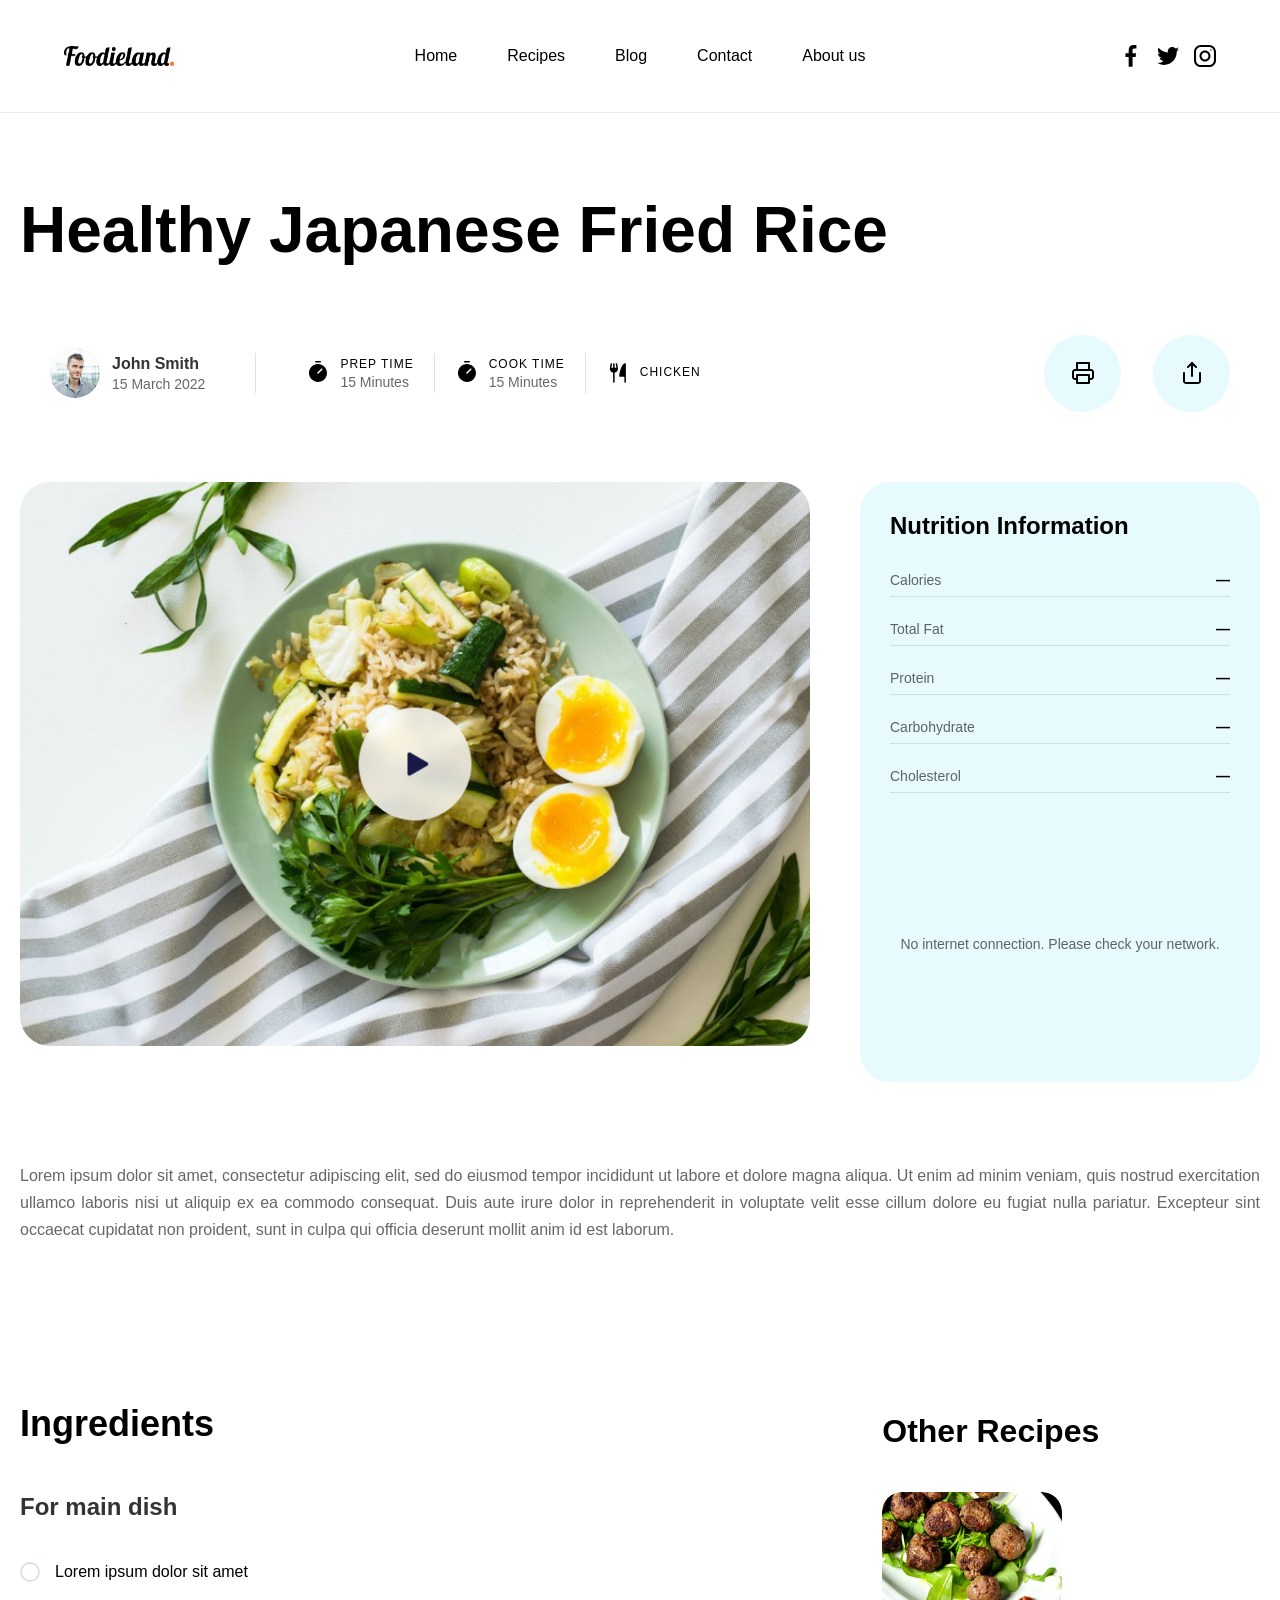
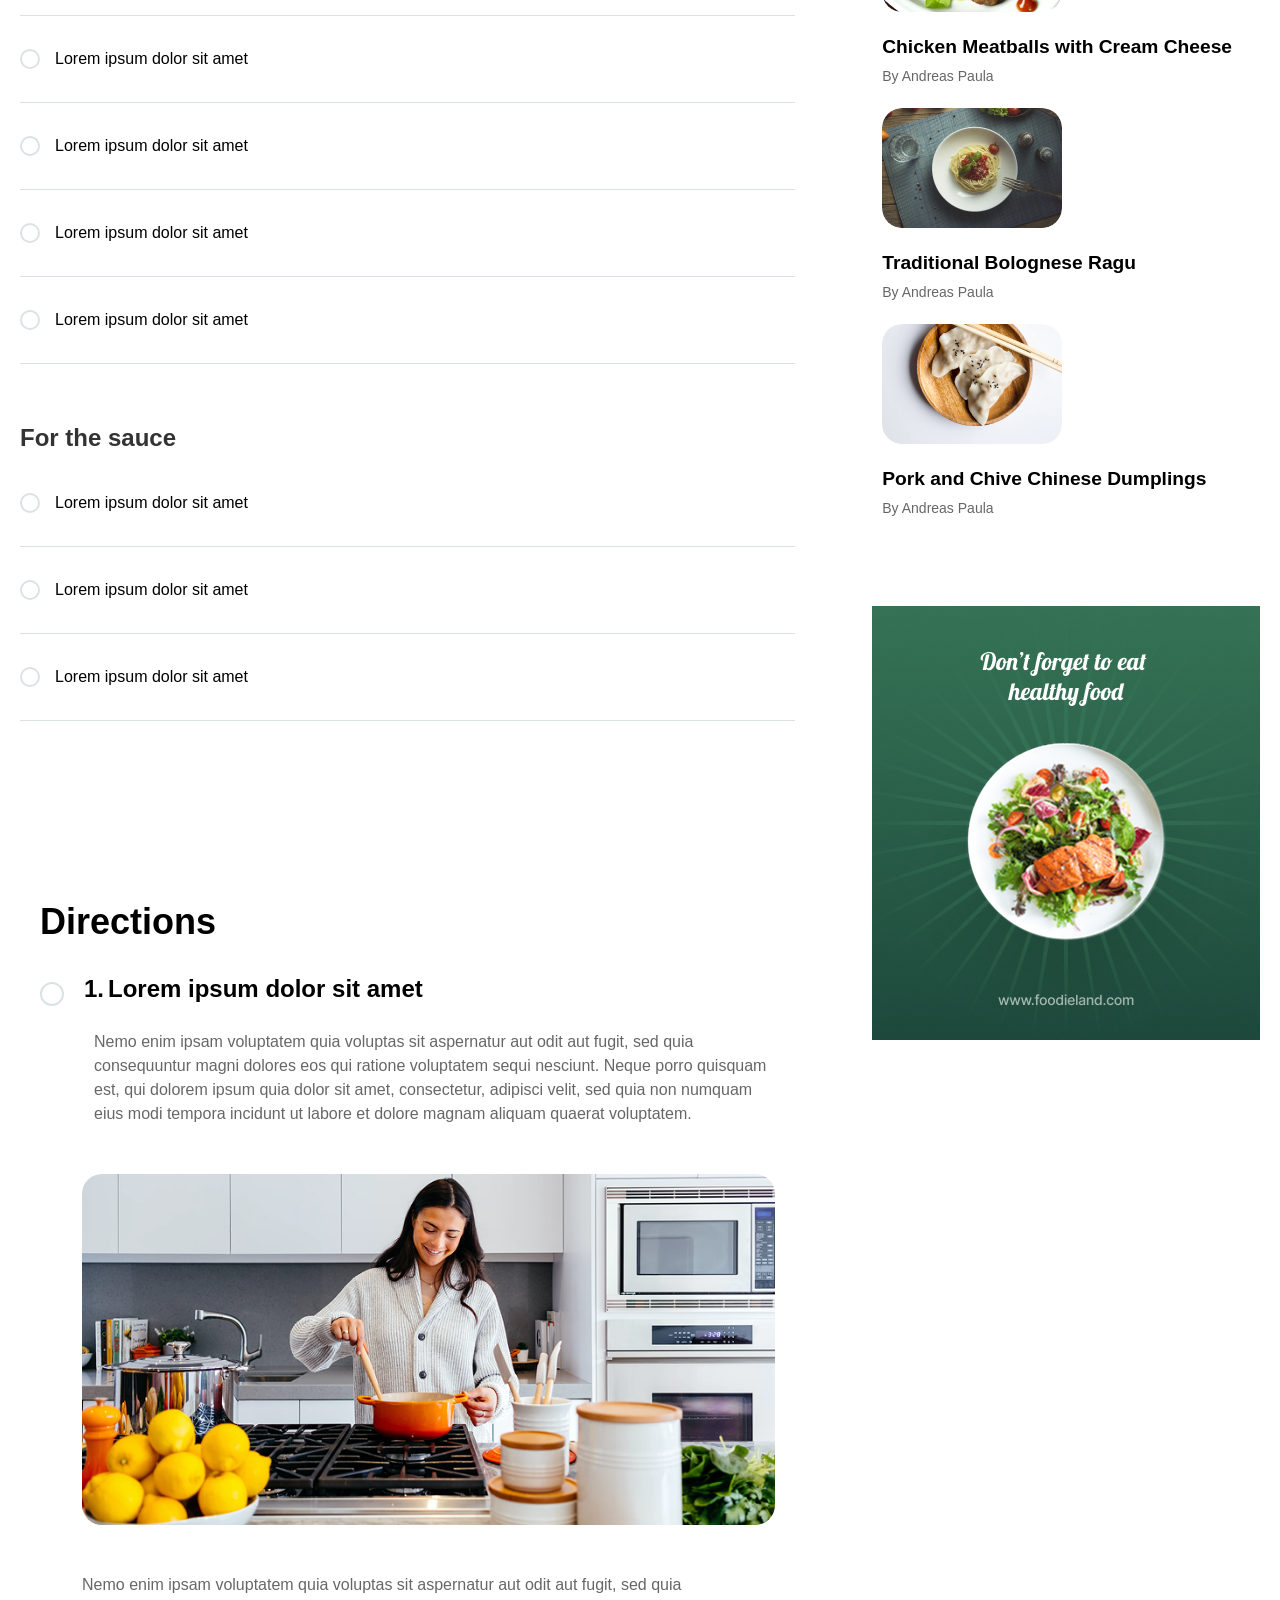
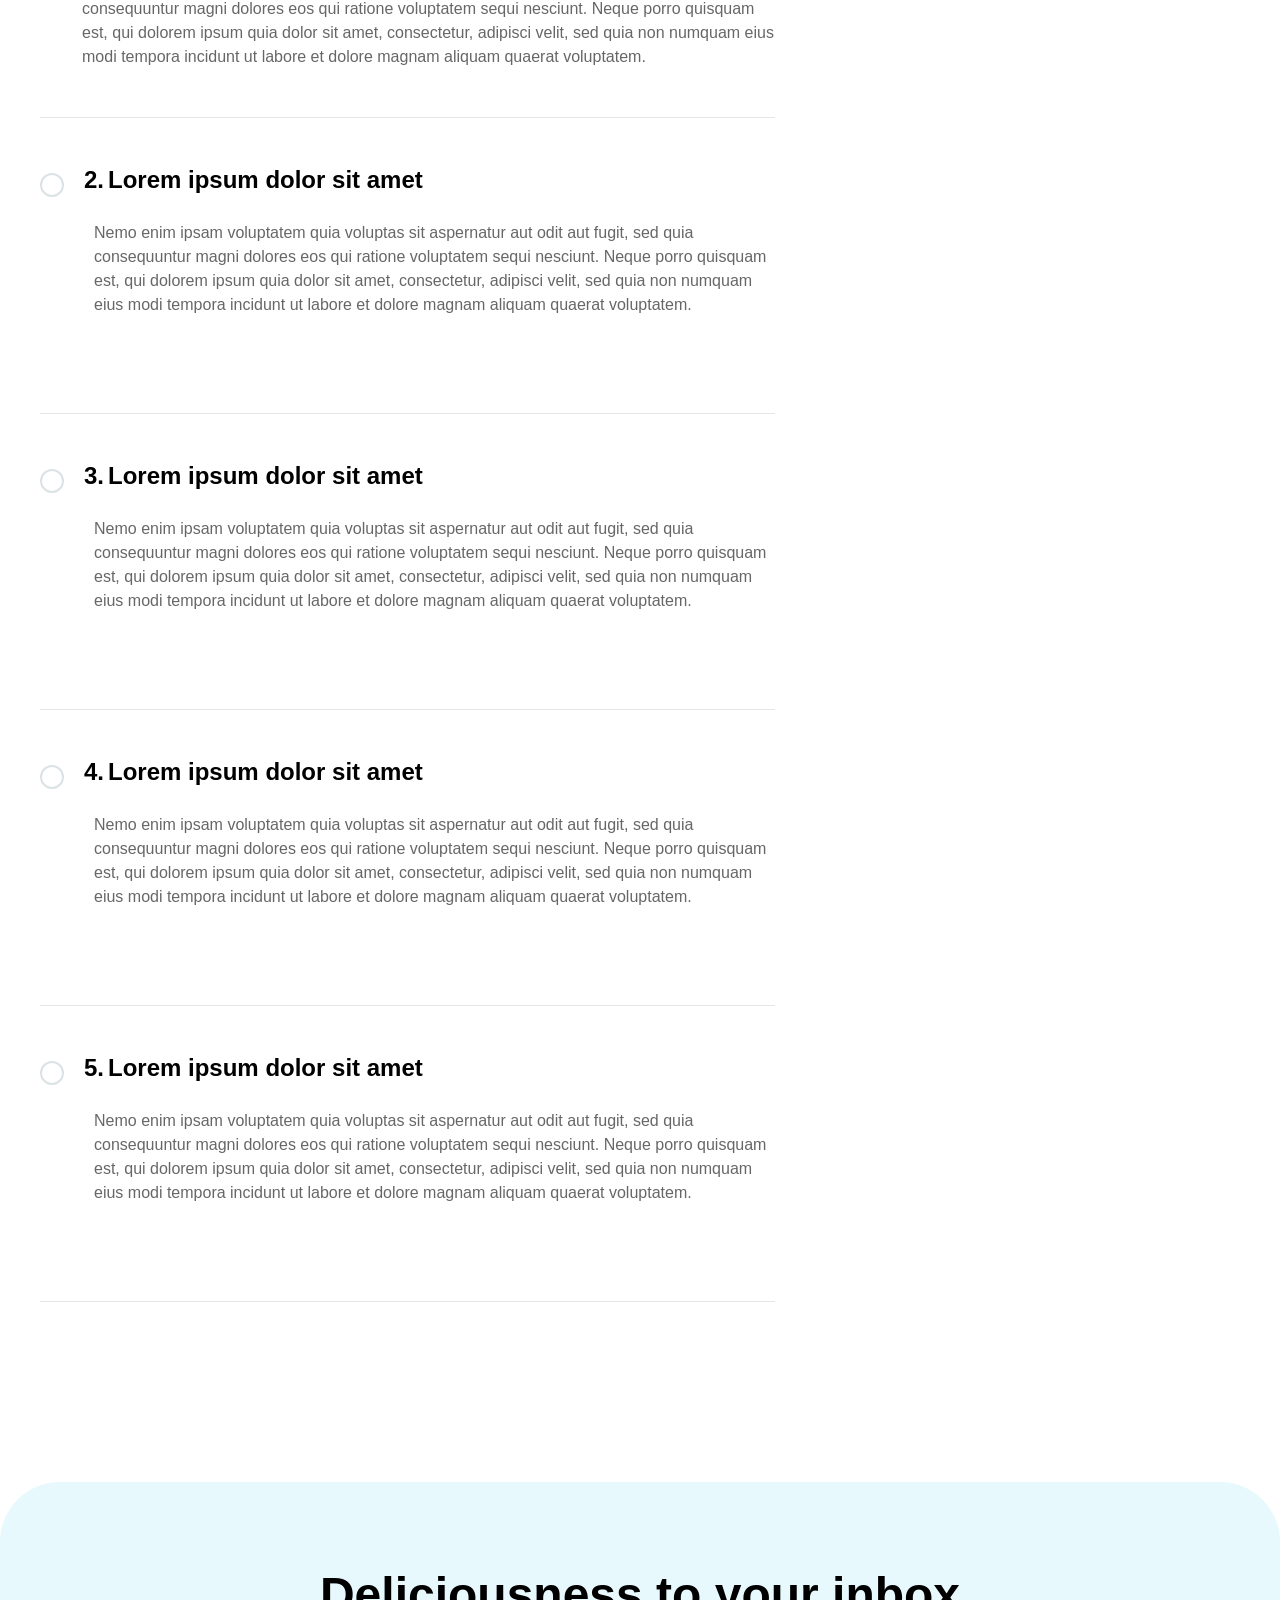
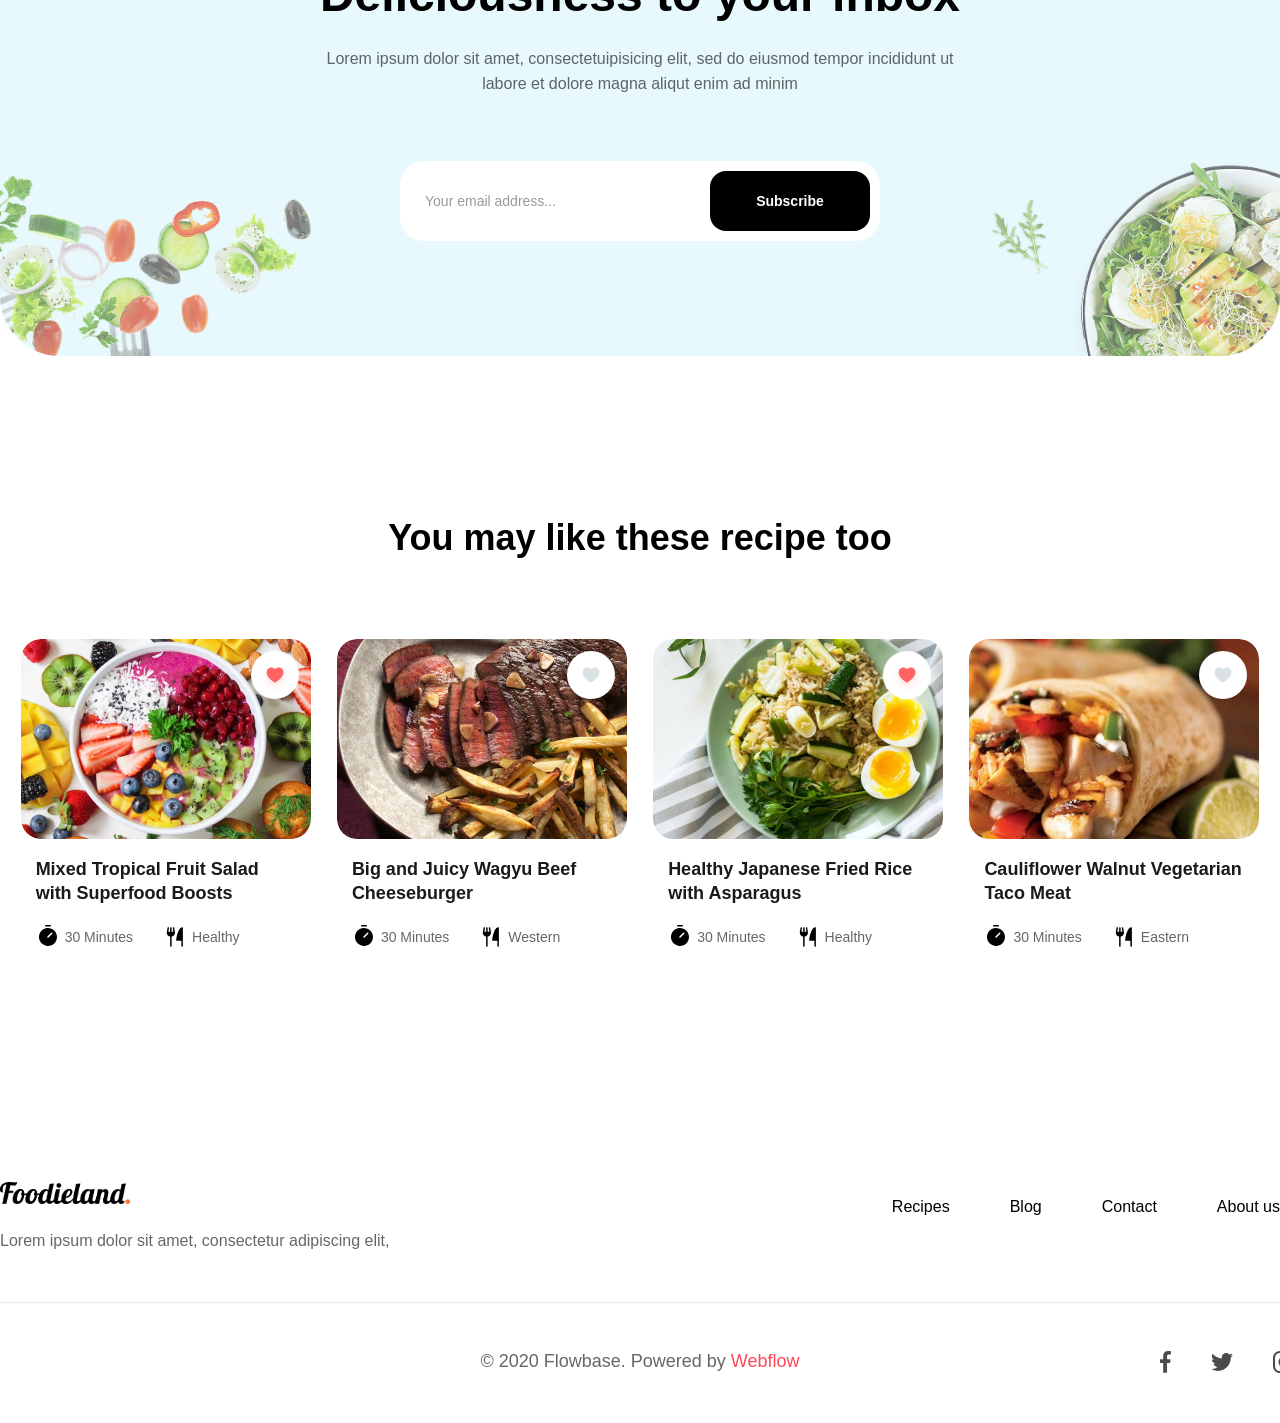
<file: Pages/recipe-details.html>
<!DOCTYPE html>
<html lang="en">

<head>
    <meta charset="UTF-8">
    <meta name="viewport" content="width=device-width, initial-scale=1.0">
    <title>Foodieland | Recipe Details</title>
    <link rel="stylesheet" href="../Styles/main.css">
    <link rel="stylesheet" href="../Styles/recipe.css">
    <link rel="stylesheet" href="../Styles/responsive.css">
</head>

<body>

    <!-- HEADER (مشترک) -->
    <header>
        <div class="logo">
            <img src="../images/Foodieland..png" alt="Foodieland">
        </div>

        <nav id="navMenu">
            <a href="#">Home</a>
            <a href="#">Recipes</a>
            <a href="#">Blog</a>
            <a href="#">Contact</a>
            <a href="#">About us</a>
            <div class="social-icons nav-social">
                <img src="../images/001-facebook.svg" alt="Facebook">
                <img src="../images/003-twitter.svg" alt="Twitter">
                <img src="../images/004-instagram.svg" alt="Instagram">
            </div>
        </nav>

        <div class="hamburger" id="hamburgerMenu">
            <span></span>
            <span></span>
            <span></span>
        </div>

        <div class="social-icons main-social">
            <img src="../images/001-facebook.svg" alt="Facebook">
            <img src="../images/003-twitter.svg" alt="Twitter">
            <img src="../images/004-instagram.svg" alt="Instagram">
        </div>
    </header>

    <div class="container">

        <main>
            <!-- بخش عنوان  -->
            <section class="recipe-header">
                <h1>Healthy Japanese Fried Rice</h1>
            </section>

            <section class="recipe-info-bar">
                <!-- نویسنده -->
                <div class="recipe-author-info">
                    <div class="author-avatar-small" style="background-image: url('../images/Ellipse.svg');"></div>
                    <div class="author-details">
                        <span class="author-name">John Smith</span>
                        <span class="recipe-date">15 March 2022</span>
                    </div>
                </div>

                <!-- خط جداکننده بین نویسنده و اطلاعات -->
                <div class="info-separator"></div>

                <!-- اطلاعات غذایی -->
                <div class="info-items">
                    <div class="info-item">
                        <img src="../images/Timer.svg" alt="timer" class="info-icon">
                        <div>
                            <span class="info-label">PREP TIME</span>
                            <span class="info-value">15 Minutes</span>
                        </div>
                    </div>
                    <div class="info-item-separator"></div>
                    <div class="info-item">
                        <img src="../images/Timer.svg" alt="cook" class="info-icon">
                        <div>
                            <span class="info-label">COOK TIME</span>
                            <span class="info-value">15 Minutes</span>
                        </div>
                    </div>
                    <div class="info-item-separator"></div>
                    <div class="info-item">
                        <img src="../images/ForkKnife.svg" alt="chicken" class="info-icon">
                        <div>
                            <span class="info-label">CHICKEN</span>
                        </div>
                    </div>
                </div>

                <!-- دکمه‌ها -->
                <div class="recipe-actions">
                    <button class="action-circle print">
                        <img src="../images/printer.svg" alt="print">
                    </button>
                    <button class="action-circle share">
                        <img src="../images/share.svg" alt="share">
                    </button>
                </div>

            </section>

            <!--  بخش Nutrition Information + عکس  -->
            <div class="nutrition-wrapper">
                <div class="nutrition-image">
                    <img src="../images/Group 13937.png" alt="Healthy Japanese Fried Rice">
                </div>
                <div class="nutrition-box">
                    <div class="nutrition-content">
                        <h2>Nutrition Information</h2>
                        <div class="nutrition-grid">
                            <div class="nutrition-row">
                                <span class="nutrition-label">Calories</span>
                                <span class="nutrition-value" id="cal"></span>
                            </div>
                            <div class="nutrition-row">
                                <span class="nutrition-label">Total Fat</span>
                                <span class="nutrition-value" id="fat"></span>
                            </div>
                            <div class="nutrition-row">
                                <span class="nutrition-label">Protein</span>
                                <span class="nutrition-value" id="pro"></span>
                            </div>
                            <div class="nutrition-row">
                                <span class="nutrition-label">Carbohydrate</span>
                                <span class="nutrition-value" id="carb"></span>
                            </div>
                            <div class="nutrition-row">
                                <span class="nutrition-label">Cholesterol</span>
                                <span class="nutrition-value" id="chol"></span>
                            </div>
                        </div>
                        <p class="nutrition-footer-text" id="desc"></p>
                    </div>
                </div>
            </div>

            <!--  بخش توضیحات اضافی  -->
            <section class="recipe-description">
                <p>Lorem ipsum dolor sit amet, consectetur adipiscing elit, sed do eiusmod tempor incididunt ut labore
                    et dolore magna aliqua. Ut enim ad minim veniam, quis nostrud exercitation ullamco laboris nisi ut
                    aliquip ex ea commodo consequat. Duis aute irure dolor in reprehenderit in voluptate velit esse
                    cillum dolore eu fugiat nulla pariatur. Excepteur sint occaecat cupidatat non proident, sunt in
                    culpa qui officia deserunt mollit anim id est laborum.</p>
            </section>

            <!--  بخش Ingredients + Directions + Tasty Recipes (دو ستونه) -->
            <div class="recipe-two-columns">

                <!-- ستون چپ: Ingredients + Directions -->
                <div class="left-column">

                    <!-- Ingredients -->
                    <div class="ingredients-box">
                        <h2>Ingredients</h2>
                        <div class="ingredients-categories">
                            <div class="ingredient-category">
                                <h3>For main dish</h3>
                                <label class="ingredient-item">
                                    <input type="checkbox"> Lorem ipsum dolor sit amet
                                </label>
                                <label class="ingredient-item">
                                    <input type="checkbox"> Lorem ipsum dolor sit amet
                                </label>
                                <label class="ingredient-item">
                                    <input type="checkbox"> Lorem ipsum dolor sit amet
                                </label>
                                <label class="ingredient-item">
                                    <input type="checkbox"> Lorem ipsum dolor sit amet
                                </label>
                                <label class="ingredient-item">
                                    <input type="checkbox"> Lorem ipsum dolor sit amet
                                </label>
                            </div>
                            <div class="ingredient-category">
                                <h3>For the sauce</h3>
                                <label class="ingredient-item">
                                    <input type="checkbox"> Lorem ipsum dolor sit amet
                                </label>
                                <label class="ingredient-item">
                                    <input type="checkbox"> Lorem ipsum dolor sit amet
                                </label>
                                <label class="ingredient-item">
                                    <input type="checkbox"> Lorem ipsum dolor sit amet
                                </label>
                            </div>
                        </div>
                    </div>

                    <!-- Directions -->
                    <div class="directions-section-full">
                        <h2>Directions</h2>
                        <div class="directions-list">
                            <div class="direction-item">
                                <div class="direction-header">
                                    <input type="checkbox" class="direction-checkbox">
                                    <span class="step-number">1.</span>
                                    <h3>Lorem ipsum dolor sit amet</h3>
                                </div>
                                <div class="direction-description">
                                    <p>Nemo enim ipsam voluptatem quia voluptas sit aspernatur aut odit aut fugit, sed
                                        quia consequuntur magni dolores eos qui ratione voluptatem sequi nesciunt. Neque
                                        porro quisquam est, qui dolorem ipsum quia dolor sit amet, consectetur, adipisci
                                        velit, sed quia non numquam eius modi tempora incidunt ut labore et dolore
                                        magnam aliquam quaerat voluptatem.</p>
                                </div>
                                <div class="direction-image">
                                    <img src="../images/Rectangle 23.png" alt="Step 1">
                                    <p class="image-caption">Nemo enim ipsam voluptatem quia voluptas sit aspernatur aut
                                        odit aut fugit, sed quia consequuntur magni dolores eos qui ratione voluptatem
                                        sequi nesciunt. Neque porro quisquam est, qui dolorem ipsum quia dolor sit amet,
                                        consectetur, adipisci velit, sed quia non numquam eius modi tempora incidunt ut
                                        labore et dolore magnam aliquam quaerat voluptatem.</p>

                                </div>
                            </div>
                            <div class="direction-item">
                                <div class="direction-header">
                                    <input type="checkbox" class="direction-checkbox">
                                    <span class="step-number">2.</span>
                                    <h3>Lorem ipsum dolor sit amet</h3>
                                </div>
                                <div class="direction-description">
                                    <p>Nemo enim ipsam voluptatem quia voluptas sit aspernatur aut odit aut fugit, sed
                                        quia consequuntur magni dolores eos qui ratione voluptatem sequi nesciunt. Neque
                                        porro quisquam est, qui dolorem ipsum quia dolor sit amet, consectetur, adipisci
                                        velit, sed quia non numquam eius modi tempora incidunt ut labore et dolore
                                        magnam aliquam quaerat voluptatem.</p>
                                </div>
                                <div class="direction-image"></div>
                            </div>
                            <div class="direction-item">
                                <div class="direction-header">
                                    <input type="checkbox" class="direction-checkbox">
                                    <span class="step-number">3.</span>
                                    <h3>Lorem ipsum dolor sit amet</h3>
                                </div>
                                <div class="direction-description">
                                    <p>Nemo enim ipsam voluptatem quia voluptas sit aspernatur aut odit aut fugit, sed
                                        quia consequuntur magni dolores eos qui ratione voluptatem sequi nesciunt. Neque
                                        porro quisquam est, qui dolorem ipsum quia dolor sit amet, consectetur, adipisci
                                        velit, sed quia non numquam eius modi tempora incidunt ut labore et dolore
                                        magnam aliquam quaerat voluptatem.</p>
                                </div>
                                <div class="direction-image"></div>
                            </div>
                            <div class="direction-item">
                                <div class="direction-header">
                                    <input type="checkbox" class="direction-checkbox">
                                    <span class="step-number">4.</span>
                                    <h3>Lorem ipsum dolor sit amet</h3>
                                </div>
                                <div class="direction-description">
                                    <p>Nemo enim ipsam voluptatem quia voluptas sit aspernatur aut odit aut fugit, sed
                                        quia consequuntur magni dolores eos qui ratione voluptatem sequi nesciunt. Neque
                                        porro quisquam est, qui dolorem ipsum quia dolor sit amet, consectetur, adipisci
                                        velit, sed quia non numquam eius modi tempora incidunt ut labore et dolore
                                        magnam aliquam quaerat voluptatem.</p>
                                </div>
                                <div class="direction-image"></div>
                            </div>
                            <div class="direction-item">
                                <div class="direction-header">
                                    <input type="checkbox" class="direction-checkbox">
                                    <span class="step-number">5.</span>
                                    <h3>Lorem ipsum dolor sit amet</h3>
                                </div>
                                <div class="direction-description">
                                    <p>Nemo enim ipsam voluptatem quia voluptas sit aspernatur aut odit aut fugit, sed
                                        quia consequuntur magni dolores eos qui ratione voluptatem sequi nesciunt. Neque
                                        porro quisquam est, qui dolorem ipsum quia dolor sit amet, consectetur, adipisci
                                        velit, sed quia non numquam eius modi tempora incidunt ut labore et dolore
                                        magnam aliquam quaerat voluptatem.</p>
                                </div>
                                <div class="direction-image"></div>
                            </div>
                        </div>
                    </div>
                </div> <!-- left-column -->

                <!-- ستون راست: Tasty Recipes + پوستر -->
                <div class="tasty-column-recipe">
                    <div class="tasty-recipes-section">
                        <div class="tasty-recipes-header">
                            <h3>Other Recipes</h3>
                        </div>
                        <div class="tasty-recipes-list">
                            <div class="tasty-recipe-item">
                                <div class="tasty-recipe-img" style="background-image: url('../images/Mask6.png');">
                                </div>
                                <div class="tasty-recipe-info">
                                    <h4>Chicken Meatballs with Cream Cheese</h4>
                                    <p>By Andreas Paula</p>
                                </div>
                            </div>
                            <div class="tasty-recipe-item">
                                <div class="tasty-recipe-img" style="background-image: url('../images/Mask7.png');">
                                </div>
                                <div class="tasty-recipe-info">
                                    <h4>Traditional Bolognese Ragu</h4>
                                    <p>By Andreas Paula</p>
                                </div>
                            </div>
                            <div class="tasty-recipe-item">
                                <div class="tasty-recipe-img" style="background-image: url('../images/Mask8.png');">
                                </div>
                                <div class="tasty-recipe-info">
                                    <h4>Pork and Chive Chinese Dumplings</h4>
                                    <p>By Andreas Paula</p>
                                </div>
                            </div>
                        </div>
                    </div>

                    <a href="https://www.foodieland.com" class="poster-banner" target="_blank">
                        <div class="poster-banner-img" style="background-image: url('../images/Ads.png');"></div>
                        <div class="poster-banner-content"></div>
                    </a>
                </div>
            </div>
        </main>

        <!-- Footer (مشترک) -->
        <footer class="footer">
            <div class="newsletter-section">
                <div class="newsletter-content">
                    <h2>Deliciousness to your inbox</h2>
                    <p>Lorem ipsum dolor sit amet, consectetuipisicing elit, sed do eiusmod tempor incididunt ut labore
                        et dolore magna aliqut enim ad minim</p>

                    <form class="newsletter-form" id="newsletterForm" novalidate>
                        <input type="email" id="newsletterInput" placeholder="Your email address..."
                            class="newsletter-input" required>
                        <button type="submit" class="newsletter-btn">Subscribe</button>
                    </form>
                </div>
            </div>

            <!-- بخش جدید دستورهای غذایی (مخصوص صفحه جزئیات) -->
            <section class="new-recipes-section recipe-suggestions">
                <div class="new-recipes-header">
                    <div class="new-recipes-title">
                        <h2>You may like these recipe too</h2>
                    </div>
                </div>

                <div class="new-recipes-grid recipe-suggestions-grid">
                    <!-- فقط 4 کارت (کارت 1 تا 4) -->
                    <div class="new-card">
                        <div class="new-card-img" style="background-image: url('../images/Mask\ Group\ \(9\).png');">
                            <div class="like-container">
                                <img src="../images/Group 852.svg" alt="like" class="heart-icon heart-empty">
                                <img src="../images/Group 852.svg" alt="liked" class="heart-icon heart-filled">
                            </div>
                        </div>
                        <div class="new-card-info">
                            <h3>Mixed Tropical Fruit Salad with Superfood Boosts</h3>
                            <div class="new-card-meta">
                                <span><img src="../images/Timer.svg" alt="times">30 Minutes</span>
                                <span><img src="../images/ForkKnife.svg" alt="foods">Healthy</span>
                            </div>
                        </div>
                    </div>

                    <div class="new-card">
                        <div class="new-card-img" style="background-image: url('../images/Mask\ Group\ \(10\).png');">
                            <div class="like-container">
                                <img src="../images/Group 852 (1).svg" alt="like" class="heart-icon heart-empty">
                                <img src="../images/Group 852.svg" alt="liked" class="heart-icon heart-filled">
                            </div>
                        </div>
                        <div class="new-card-info">
                            <h3>Big and Juicy Wagyu Beef Cheeseburger</h3>
                            <div class="new-card-meta">
                                <span><img src="../images/Timer.svg" alt="times">30 Minutes</span>
                                <span><img src="../images/ForkKnife.svg" alt="foods">Western</span>
                            </div>
                        </div>
                    </div>

                    <div class="new-card">
                        <div class="new-card-img" style="background-image: url('../images/Mask\ Group\ \(11\).png');">
                            <div class="like-container">
                                <img src="../images/Group 852.svg" alt="like" class="heart-icon heart-empty">
                                <img src="../images/Group 852.svg" alt="liked" class="heart-icon heart-filled">
                            </div>
                        </div>
                        <div class="new-card-info">
                            <h3>Healthy Japanese Fried Rice with Asparagus</h3>
                            <div class="new-card-meta">
                                <span><img src="../images/Timer.svg" alt="times">30 Minutes</span>
                                <span><img src="../images/ForkKnife.svg" alt="foods">Healthy</span>
                            </div>
                        </div>
                    </div>

                    <div class="new-card">
                        <div class="new-card-img" style="background-image: url('../images/Mask\ Group\ \(12\).png');">
                            <div class="like-container">
                                <img src="../images/Group 852 (1).svg" alt="like" class="heart-icon heart-empty">
                                <img src="../images/Group 852.svg" alt="liked" class="heart-icon heart-filled">
                            </div>
                        </div>

                        <div class="new-card-info">
                            <h3>Cauliflower Walnut Vegetarian Taco Meat</h3>
                            <div class="new-card-meta">
                                <span><img src="../images/Timer.svg" alt="times">30 Minutes</span>
                                <span><img src="../images/ForkKnife.svg" alt="foods">Eastern</span>
                            </div>
                        </div>
                    </div>
                </div>
            </section>

            <div class="footer-main">
                <div class="footer-brand">
                    <img src="../images/Foodieland..png" alt="Foodieland" class="footer-logo">
                    <p>Lorem ipsum dolor sit amet, consectetur adipiscing elit,</p>
                </div>
                <div class="footer-links">
                    <div class="footer-nav">
                        <a href="#">Recipes</a>
                        <a href="#">Blog</a>
                        <a href="#">Contact</a>
                        <a href="#">About us</a>
                    </div>
                </div>
            </div>

            <div class="footer-bottom">
                <div class="footer-left"></div>
                <p>© 2020 Flowbase. Powered by <span class="highlight">Webflow</span></p>
                <div class="footer-social">
                    <img src="../images/001-facebook.svg" alt="Facebook">
                    <img src="../images/003-twitter.svg" alt="Twitter">
                    <img src="../images/004-instagram.svg" alt="Instagram">
                </div>
            </div>
        </footer>

    </div>
    <script src="../Js/error-handler.js"></script>
    <script src="../Js/main.js"></script>
    <script src="../Js/recipe.js"></script>

</body>

</html>
</file>
<file: Styles/main.css>
* {
    box-sizing: border-box;
    margin: 0;
    padding: 0;
}

body {
    font-family: 'Inter', 'Segoe UI', Tahoma, Geneva, Verdana, sans-serif;
    background-color: #ffffff;
    color: #000000;
    overflow-x: hidden;
}

/* main container */
.container {
    max-width: 1280px;
    width: 100%;
    margin: 0 auto;
    padding: 0px;
}

/* header-navigation (مشترک) */
header {
    max-width: 1440px;
    width: 100%;
    margin: 0 auto;
    padding: 45px max(20px, 5%);
    border-bottom: 1px solid #eaeaea;
    display: flex;
    justify-content: space-between;
    align-items: center;
    background: #ffffff;
    position: sticky;
    top: 0;
    z-index: 9998;
}

.logo {
    width: 120px;
    flex-shrink: 0;
}

.logo img {
    height: 20px;
    width: 110px;
    display: block;
}

nav {
    display: flex;
    justify-content: center;
    gap: clamp(20px, 5vw, 50px);
    flex: 1;
    min-width: 0;
    flex-wrap: wrap;
}

nav a {
    text-decoration: none;
    color: #000000;
    font-size: 16px;
    font-weight: 500;
    white-space: nowrap;
    transition: all 0.3s ease;
}

.social-icons {
    width: 120px;
    flex-shrink: 0;
    display: flex;
    justify-content: flex-end;
    gap: 20px;
}

.social-icons img {
    width: 22px;
    height: 22px;
    transition: transform 0.3s ease;
    cursor: pointer;
}

/* پنهان کردن دکمه همبرگری در دسکتاپ */
.hamburger {
    display: none;
    flex-direction: column;
    gap: 5px;
    cursor: pointer;
}

.hamburger span {
    display: block;
    width: 25px;
    height: 3px;
    background-color: #000000;
    border-radius: 3px;
    transition: all 0.3s ease-in-out;
}

/* پنهان کردن آیکون‌های اجتماعیِ درون منو در دسکتاپ*/
.nav-social {
    display: none !important;
}

/* نمایش آیکون‌های اجتماعی در دسکتاپ */
.social-icons.main-social {
    display: flex;
    gap: 15px;
}

/* buttons (مشترک) */
.btn {
    display: inline-flex;
    align-items: center;
    gap: 10px;
    text-decoration: none;
    font-weight: 600;
    transition: all 0.3s ease;
    border: none;
    cursor: pointer;
}

.btn-white {
    background-color: #ffffff;
    color: #000000;
    width: 156px;
    height: 45px;
    border-radius: 30px;
    font-size: 14px;
    font-weight: 500;
    display: inline-flex;
    align-items: center;
    justify-content: center;
    gap: 8px;
    text-decoration: none;
    box-shadow: 0px 4px 6px rgba(41, 70, 97, 0.1);
    position: absolute;
    left: 50px;
    top: 50px;
}

.btn-blue {
    background-color: #0000000D;
    color: #00000099;
    width: 139px;
    height: 40px;
    border-radius: 30px;
    font-size: 14px;
    font-weight: 500;
    text-decoration: none;
    display: inline-flex;
    align-items: center;
    justify-content: center;
    gap: 8px;
    padding: 0;
}

.btn-blue img {
    width: 24px;
    height: 24px;
    object-fit: contain;
}

.btn-black {
    background-color: #000000;
    color: #ffffff;
    width: 100%;
    max-width: 200px;
    height: 60px;
    border-radius: 16px;
    font-size: 14px;
    font-weight: 600;
    gap: 8px;
    padding: 0 20px;
    text-decoration: none;
    display: inline-flex;
    align-items: center;
    justify-content: center;
}

.btn-quote {
    display: inline-flex;
    align-items: center;
    justify-content: center;
    background-color: #000000;
    color: white;
    width: 100%;
    max-width: 180px;
    height: auto;
    min-height: 60px;
    padding: 15px 20px;
    margin: 0;
    font-weight: 600;
    border-radius: 16px;
    text-decoration: none;
    font-size: 14px;
    line-height: 1;
    box-sizing: border-box;
    transition: all 0.3s ease;
}

.btn-view-all {
    background-color: #E7FAFE;
    color: #000000;
    width: 100%;
    max-width: 200px;
    height: 60px;
    padding: 0 20px;
    border-radius: 10px;
    font-size: 16px;
    font-weight: 600;
    text-decoration: none;
    display: inline-flex;
    align-items: center;
    justify-content: center;
    transition: all 0.3s ease;
}

.btn-instagram {
    display: inline-flex;
    align-items: center;
    justify-content: center;
    gap: 12px;
    background-color: #000000;
    color: white;
    width: 100%;
    max-width: 229px;
    height: 60px;
    padding: 0 20px;
    border-radius: 16px;
    text-decoration: none;
    font-size: 14px;
    font-weight: 600;
    transition: all 0.3s ease;
}

/* چیدمان دو ستونی */
.blog-layout {
    display: flex;
    gap: clamp(30px, 5vw, 50px);
    margin: 80px 0;
    flex-wrap: wrap;
}

/* ستون چپ - مقالات */
.blog-posts-column {
    flex: 2;
    min-width: 280px;
    display: flex;
    flex-direction: column;
    gap: 40px;
    margin-top: 0px;
}

.blog-post-card {
    display: flex;
    gap: 20px;
    background: white;
    border-radius: 16px;
    overflow: hidden;
    flex-wrap: wrap;
}

.blog-post-img {
    width: 100%;
    max-width: 290px;
    height: 200px;
    border-radius: 20px;
    background-size: cover;
    background-position: center;
    flex-shrink: 0;
}

.blog-post-info {
    flex: 1;
    min-width: 200px;
}

.blog-post-info h3 {
    font-size: clamp(20px, 2vw, 24px);
    font-weight: 600;
    margin-bottom: 10px;
    margin-top: 15px;
}

.blog-post-info p {
    color: #666;
    font-size: 16px;
    font-weight: 400;
    line-height: 1.6;
    margin-bottom: 20px;
    margin-top: 0px;
}

.blog-post-meta {
    display: flex;
    gap: clamp(20px, 4vw, 50px);
    color: #888;
    font-size: 13px;
    flex-wrap: wrap;
}

/* بخش پایین هر مقاله (آواتار + نویسنده + تاریخ) */
.blog-post-footer {
    display: flex;
    justify-content: flex-start;
    align-items: center;
    gap: 20px;
    margin-top: 35px;
    flex-wrap: wrap;
}

.blog-author-info {
    display: flex;
    align-items: center;
    gap: 20px;
}

.author-avatar-small {
    width: 40px;
    height: 40px;
    border-radius: 50%;
    background-size: cover;
    background-position: center;
    background-color: #ddd;
}

.blog-author {
    font-size: 16px;
    color: #333;
    font-weight: 700;
    margin-right: 0;
}

.blog-author::after {
    content: "|";
    margin-left: 8px;
    margin-right: 8px;
    color: #ccc;
}

.blog-date {
    font-size: 14px;
    font-weight: 500;
    color: #00000099;
}

/* ستون راست */
.blog-sidebar {
    flex: 1;
    min-width: 280px;
}

/* باکس Tasty Recipes  */
.tasty-recipes-section {
    background: #ffffff;
    border-radius: 20px;
    padding: 10px;
    margin-bottom: 80px;
}

.tasty-recipes-header h3 {
    font-size: clamp(28px, 3vw, 32px);
    font-weight: 600;
    margin-bottom: 32px;
    padding-bottom: 10px;
}

.tasty-recipes-list {
    display: flex;
    flex-direction: column;
    gap: 24px;
}

.tasty-recipe-item {
    display: flex;
    gap: 24px;
    align-items: center;
    flex-wrap: wrap;
}

.tasty-recipe-img {
    width: 100%;
    max-width: 180px;
    height: 120px;
    border-radius: 20px;
    background-size: cover;
    background-position: center;
    flex-shrink: 0;
}

.tasty-recipe-info h4 {
    font-size: clamp(18px, 1.5vw, 20px);
    font-weight: 600;
    margin-top: 0px;
    margin-bottom: 10px;
}

.tasty-recipe-info p {
    font-size: 14px;
    font-weight: 500;
    color: #00000099;
}

/*پوستر تبلیغاتی*/
.poster-banner {
    display: block;
    background: #ffffff;
    border-radius: 0px;
    overflow: hidden;
    text-decoration: none;
    transition: transform 0.3s ease;
}

.poster-banner-img {
    width: 100%;
    max-width: 400px;
    height: 434px;
    background-size: cover;
    background-position: center;
    margin: 0 auto;
}

.poster-banner-content {
    padding: 15px;
    text-align: center;
}

.poster-banner-content h4 {
    font-size: 16px;
    font-weight: 700;
    color: #000;
    margin-bottom: 8px;
}

.poster-banner-content p {
    font-size: 12px;
    color: #f4a261;
    font-weight: 500;
}

/* New Recipe Section - Shared */
.new-recipes-section {
    margin: 80px 0;
    width: 100%;
}

.new-recipes-header {
    display: flex;
    justify-content: space-between;
    align-items: flex-start;
    gap: clamp(20px, 5vw, 50px);
    margin-bottom: 60px;
    flex-wrap: wrap;
}

.new-recipes-title {
    flex: 1;
    min-width: 250px;
}

.new-recipes-title h2 {
    font-size: clamp(32px, 5vw, 48px);
    font-weight: 600;
    margin: 0;
    line-height: 1.2;
}

.new-recipes-description {
    flex: 1;
    min-width: 250px;
    margin-top: 35px;
}

.new-recipes-description p {
    color: #666;
    font-size: 16px;
    font-weight: 400;
    line-height: 1.6;
    margin: 0;
}

.new-recipes-grid {
    display: grid;
    grid-template-columns: repeat(auto-fit, minmax(250px, 1fr));
    gap: 25px;
}

.new-card {
    background: #ffffff;
    width: 100%;
    max-width: 290px;
    min-height: 316px;
    overflow: hidden;
    transition: transform 0.3s ease;
    margin: 0 auto;
    border-radius: 0;
}

.new-card-img {
    width: 100%;
    max-width: 290px;
    height: 200px;
    border-radius: 20px;
    background-size: cover;
    background-position: center;
    position: relative;
    margin: 0 auto;
}

.new-card-info {
    padding: 18px 15px 25px 15px;
}

.new-card-info h3 {
    font-size: 18px;
    font-weight: 600;
    margin-bottom: 16px;
    line-height: 1.35;
    color: #1a1a1a;

    display: -webkit-box;
    -webkit-line-clamp: 2;
    -webkit-box-orient: vertical;
    overflow: hidden;
    min-height: 52px;
}

.new-card-meta {
    display: flex;
    align-items: center;
    gap: clamp(15px, 3vw, 30px);
    color: #00000099;
    font-size: 14px;
    font-weight: 500;
    margin-top: auto;
    flex-wrap: wrap;
}

.new-card-meta span {
    display: flex;
    align-items: center;
    gap: 5px;
}

.new-card-meta img {
    width: 24px;
    height: 24px;
}

/* لایک (قلب) داخل کارت‌های جدید */
.new-card .like-container {
    position: absolute;
    top: 12px;
    right: 12px;
    width: 48px;
    height: 48px;
    background-color: white;
    border-radius: 50%;
    display: flex;
    align-items: center;
    justify-content: center;
    cursor: pointer;
    transition: all 0.2s ease;
}

.new-card .heart-icon {
    width: 40px;
    height: 40px;
    position: absolute;
}

.new-card .heart-filled {
    display: none;
}

.new-card .heart-empty {
    display: block;
}

/* footer section (مشترک) */
.newsletter-section {
    background-color: #E7F9FD;
    border-radius: 60px;
    padding: clamp(60px, 10vw, 120px) clamp(20px, 6vw, 80px);
    margin: clamp(80px, 12vw, 160px) 0;
    height: auto;
    min-height: 442px;
    position: relative;
    overflow: hidden;
}

.newsletter-section::before {
    content: '';
    position: absolute;
    bottom: 0;
    left: 0;
    width: 350px;
    height: 350px;
    background-image: url('../images/kisspng-salad-salad-fresh-food-healthylife-vegetables-vegetarian-5d42e3a7cb8543\ 1.png');
    background-size: contain;
    background-repeat: no-repeat;
    background-position: bottom left;
    pointer-events: none;
    z-index: 1;
    opacity: 0.6;
}

.newsletter-section::after {
    content: '';
    position: absolute;
    bottom: 0;
    right: 0;
    width: 300px;
    height: 300px;
    background-image: url('../images/Photo.png');
    background-size: contain;
    background-repeat: no-repeat;
    background-position: bottom right;
    pointer-events: none;
    z-index: 1;
    opacity: 0.6;
}

.newsletter-content {
    max-width: 100%;
    margin: 0 auto;
    text-align: center;
    position: relative;
    z-index: 2;
    transform: translateY(-35px);
}

.newsletter-content h2 {
    font-size: clamp(32px, 5vw, 48px);
    font-weight: 600;
    margin-bottom: 24px;
    color: #000;
}

.newsletter-content p {
    color: #00000099;
    font-size: 16px;
    font-weight: 400;
    line-height: 1.6;
    margin: 0 auto 64px auto;
    max-width: 700px;
    padding: 0 20px;
    text-align: center;
}

.newsletter-section {
    position: relative;
    padding-bottom: 80px;
}

.newsletter-form {
    display: flex;
    justify-content: center;
    align-items: center;
    width: 100%;
    max-width: 480px;
    height: 80px;
    margin: 64px auto 0 auto;
    position: relative;
}

.newsletter-input {
    width: 100%;
    height: 80px;
    padding: 0 180px 0 25px;
    border: none;
    border-radius: 24px;
    font-size: 14px;
    font-family: inherit;
    outline: none;
    transition: all 0.3s ease;
    box-sizing: border-box;
}

.newsletter-input::placeholder {
    color: #00000066;
    font-size: 14px;
    font-weight: 500;
}

.newsletter-btn {
    position: absolute;
    right: 10px;
    top: 50%;
    transform: translateY(-50%);
    background-color: #000;
    color: white;
    width: 160px;
    height: 60px;
    padding: 0;
    border: none;
    border-radius: 16px;
    font-size: 14px;
    font-weight: 600;
    cursor: pointer;
    transition: all 0.3s ease;
    font-family: inherit;
    white-space: nowrap;
    display: flex;
    align-items: center;
    justify-content: center;
}

.footer-main {
    display: flex;
    justify-content: space-between;
    align-items: flex-start;
    padding: 48px 0 48px 0;
    border-bottom: 1px solid #eaeaea;
    flex-wrap: wrap;
    gap: 30px;
}

.footer-brand {
    flex: 1;
    min-width: 250px;
}

.footer-logo {
    height: 22px;
    width: auto;
    margin-bottom: 20px;
}

.footer-brand p {
    color: #00000099;
    font-size: 16px;
    line-height: 1.6;
    max-width: 450px;
}

.footer-links {
    flex: 1;
    display: flex;
    justify-content: flex-end;
    margin-top: 16px;
    min-width: 200px;
}

.footer-nav {
    display: flex;
    gap: clamp(30px, 6vw, 60px);
    flex-wrap: wrap;
}

.footer-nav a {
    text-decoration: none;
    color: #000;
    font-size: 16px;
    font-weight: 500;
    transition: color 0.3s ease;
}

.footer-bottom {
    display: flex;
    justify-content: space-between;
    align-items: center;
    padding: 48px 0 50px 0;
    flex-wrap: wrap;
    gap: 20px;
}

.footer-left {
    width: 120px;
    flex-shrink: 0;
}

.footer-bottom p {
    color: #00000099;
    font-size: 18px;
    margin: 0;
    text-align: center;
}

.footer-bottom .highlight {
    color: #ff4757;
    font-weight: 400;
}

.footer-social {
    display: flex;
    gap: 40px;
    width: 120px;
    flex-shrink: 0;
}

.footer-social img {
    width: 22px;
    height: 22px;
    cursor: pointer;
    transition: transform 0.3s ease;
    opacity: 0.7;
}

.spinner {
    width: 36px;
    height: 36px;
    border: 3px solid #E7FAFE;
    border-top: 3px solid #000000;
    border-radius: 50%;
    animation: spin 0.8s linear infinite;
    margin: 24px auto;
}

@keyframes spin {
    to {
        transform: rotate(360deg);
    }
}

.btn-spinner {
    display: inline-block;
    width: 16px;
    height: 16px;
    border: 2px solid rgba(255, 255, 255, 0.4);
    border-top: 2px solid #ffffff;
    border-radius: 50%;
    animation: spin 0.8s linear infinite;
    margin-left: 8px;
    vertical-align: middle;
}

.error-state {
    grid-column: 1 / -1;
    text-align: center;
    padding: 20px;
    color: #000000;
    font-size: 14px;
}

@media (max-width: 768px) {
    .blog-post-card {
        flex-direction: column;
    }

    .blog-post-img {
        max-width: 100%;
        width: 100%;
    }

    .tasty-recipe-item {
        flex-direction: column;
        align-items: flex-start;
    }

    .tasty-recipe-img {
        max-width: 100%;
        width: 100%;
    }

    .newsletter-form {
        flex-direction: column;
        height: auto;
        gap: 15px;
        max-width: 100%;
    }

    .newsletter-input {
        padding: 0 20px;
        height: 60px;
        width: 100%;
    }

    .newsletter-btn {
        position: static;
        transform: none;
        width: 100%;
        height: 60px;
    }

    .footer-main {
        flex-direction: column;
        align-items: center;
        text-align: center;
    }

    .footer-links {
        justify-content: center;
        width: 100%;
    }

    .footer-nav {
        justify-content: center;
    }

    .footer-bottom {
        flex-direction: column;
        text-align: center;
    }

    .footer-left,
    .footer-social {
        width: auto;
    }
}

@media (max-width: 480px) {

    .btn-black,
    .btn-view-all,
    .btn-instagram,
    .btn-quote {
        max-width: 100%;
        width: 100%;
    }

    .new-recipes-grid {
        grid-template-columns: 1fr;
    }
}
</file>
<file: Styles/blog-list.css>
.blog-header-section {
    text-align: center;
    margin: clamp(40px, 8vw, 80px) 0 clamp(30px, 6vw, 60px) 0;
    padding: 0 20px;
}

.blog-header-content h1 {
    font-size: clamp(36px, 5vw, 64px);
    font-weight: 600;
    margin-bottom: 24px;
}

.blog-header-content p {
    color: #00000099;
    font-size: 16px;
    font-weight: 400;
    margin: 0 auto clamp(40px, 8vw, 80px) auto;
    line-height: 1.6;
    max-width: 700px;
    padding: 0 10px;
}

/* بخش جستجو (باکس سفید + دکمه مشکی)  */
.blog-search {
    display: flex;
    justify-content: center;
    align-items: center;
    max-width: 700px;
    width: 100%;
    height: auto;
    min-height: 80px;
    margin: 24px auto 80px auto;
    position: relative;
    padding: 0 10px;
}

.blog-search input {
    width: 100%;
    height: 80px;
    padding: 0 180px 0 25px;
    border: 1px solid #0000001A;
    border-radius: 24px;
    font-size: 14px;
    font-family: inherit;
    background-color: white;
    outline: none;
    transition: all 0.3s ease;
    /*box-shadow: 0 2px 10px rgba(0,0,0,0.05);*/
    box-sizing: border-box;
}

.blog-search input::placeholder {
    color: #00000066;
    font-size: 14px;
    font-weight: 500;
}

.blog-search-btn {
    position: absolute;
    right: 12px;
    top: 50%;
    transform: translateY(-50%);
    background-color: #000;
    color: white;
    width: 160px;
    height: 60px;
    padding: 0;
    border: none;
    border-radius: 16px;
    font-size: 14px;
    font-weight: 600;
    cursor: pointer;
    transition: all 0.3s ease;
    font-family: inherit;
    white-space: nowrap;
    display: flex;
    align-items: center;
    justify-content: center;
    box-sizing: border-box;
}

/* چیدمان دو ستونی */
.blog-layout {
    display: flex;
    gap: clamp(20px, 5vw, 50px);
    margin: clamp(40px, 8vw, 80px) 0;
    flex-wrap: wrap;
}

/* ستون چپ - مقالات */
.blog-posts-column {
    flex: 2;
    min-width: 280px;
    display: flex;
    flex-direction: column;
    gap: 32px;
    margin-top: 0px;
}

.blog-post-card {
    display: flex;
    gap: 20px;
    background: white;
    border-radius: 16px;
    overflow: hidden;
    flex-wrap: wrap;
}

.blog-post-img {
    width: 100%;
    max-width: 290px;
    height: 200px;
    border-radius: 20px;
    background-size: cover;
    background-position: center;
    flex-shrink: 0;
}

.blog-post-info {
    flex: 1;
    min-width: 200px;
}

.blog-post-info h3 {
    font-size: clamp(20px, 2vw, 24px);
    font-weight: 600;
    margin-bottom: 16px;
    margin-top: 14px;
}

.blog-post-info p {
    color: #00000099;
    font-size: 16px;
    font-weight: 400;
    line-height: 1.6;
    margin-bottom: 10px;
    margin-top: 0px;
}

/* بخش پایین هر مقاله (آواتار + نویسنده + تاریخ) */
.blog-post-footer {
    display: flex;
    justify-content: flex-start;
    align-items: center;
    gap: 20px;
    margin-top: 35px;
    margin-left: 20px;
    flex-wrap: wrap;
}

.blog-author-info {
    display: flex;
    align-items: center;
    gap: 20px;
}

.author-avatar-small {
    width: 40px;
    height: 40px;
    border-radius: 50%;
    background-size: cover;
    background-position: center;
    background-color: #ddd;
    flex-shrink: 0;
}

.blog-author {
    font-size: 16px;
    color: #000000;
    font-weight: 700;
    margin-right: 0;
}

.blog-author::after {
    content: none;
}

/* خط جداکننده عمودی بین نویسنده و تاریخ */
.author-date-separator {
    width: 1px;
    height: 30px;
    background-color: #0000001A;
    display: block;
    flex-shrink: 0;
    margin: 0 10px;
}

.blog-date {
    font-size: 14px;
    font-weight: 500;
    color: #00000099;
}

/* ستون راست */
.blog-sidebar {
    flex: 1;
    min-width: 280px;
}

/* PAGINATION */
.pagination {
    display: flex;
    justify-content: center;
    align-items: center;
    gap: clamp(10px, 2vw, 16px);
    margin: clamp(40px, 8vw, 80px) 0 clamp(50px, 8vw, 90px) 0;
    flex-wrap: wrap;
    position: relative;
    top: -30px;
    padding: 0 10px;
}

.page {
    display: flex;
    align-items: center;
    justify-content: center;
    width: clamp(50px, 6vw, 64px);
    height: clamp(50px, 6vw, 64px);
    border-radius: 16px;
    text-decoration: none;
    font-size: clamp(14px, 1.2vw, 15px);
    font-weight: 700;
    color: #666;
    border: 1px solid #e0e0e0;
    transition: all 0.3s ease;
}

.page.active {
    background-color: #000;
    color: white;
}

.page-dots {
    color: #aaa;
    font-size: 18px;
    margin: 0 5px;
}

.page.next {
    width: auto;
    padding: 0 20px;
    gap: 8px;
}


@media (max-width: 992px) {

    .blog-search {
        flex-direction: column;
        height: auto;
        gap: 15px;
        padding: 0 20px;
    }

    .blog-search input {
        padding: 0 20px;
        height: 60px;
    }

    .blog-search-btn {
        position: static;
        transform: none;
        width: 100%;
        height: 60px;
        max-width: 300px;
    }
}

@media (min-width: 768px) {

    .blog-posts-column {
        min-height: 1550px;
        position: relative;
    }

    .blog-posts-column .pagination {
        position: absolute;
        left: 0;
        right: 0;
        bottom: 0;
        margin: 0;
        top: auto;
    }

    .blog-sidebar {
        align-self: flex-start;
    }
}

@media (max-width: 480px) {

    .blog-header-content h1 {
        font-size: 28px;
    }

    .blog-search input {
        height: 50px;
        font-size: 13px;
    }

    .blog-search-btn {
        height: 50px;
        font-size: 13px;
    }

    .page {
        width: 44px;
        height: 44px;
        font-size: 13px;
        border-radius: 12px;
    }

    .page.next {
        padding: 0 15px;
        width: auto;
    }

    .author-date-separator {
        display: none;
    }

    .blog-author::after {
        content: "|";
        margin-left: 8px;
        margin-right: 8px;
        color: #ccc;
    }
}
</file>
<file: Styles/responsive.css>
/* تبلت و نمایشگرهای متوسط (1024px) */
@media (max-width: 1024px) {

    /* Container */
    .container {
        padding: 0 20px;
    }

    /* hero */
    .hero-logo-circle {
        width: clamp(80px, 10vw, 100px);
        height: clamp(80px, 10vw, 100px);
        left: 50%;
        top: 15%;
    }

    /* categoreis */
    .category-card {
        max-width: 160px;
        height: 170px;
    }

    /* instagram */
    .instagram-grid {
        grid-template-columns: repeat(2, 1fr);
        gap: 20px;
    }

    .insta-card {
        min-height: auto;
    }

    /* new recipes */
    .new-recipes-grid {
        grid-template-columns: repeat(3, 1fr);
        gap: 20px;
    }

    /* try recipes */
    .try-grid {
        gap: 20px;
    }

    /* newsletter */
    .newsletter-form {
        max-width: 450px;
    }

    .newsletter-btn {
        padding: 14px 24px;
    }

    .newsletter-input {
        padding: 24px 140px 24px 20px;
    }
}

/* تبلت کوچک (992px)*/
@media (max-width: 992px) {

    /* blog layout */
    .blog-layout {
        flex-direction: column;
    }

    .blog-posts-grid {
        grid-template-columns: 1fr;
        gap: 25px;
    }

    .blog-post-card {
        flex-direction: column;
    }

    .blog-post-img {
        width: 100%;
        max-width: 100%;
        height: 200px;
    }

    .blog-sidebar {
        width: 100%;
    }

    .blog-header-content h1 {
        font-size: clamp(32px, 5vw, 42px);
    }

    /* tasty recipes */
    .tasty-recipes-section {
        margin: 30px 0;
    }
}

/* موبایل (768px) */
@media (max-width: 768px) {

    header {
        position: sticky;
        top: 0;
        z-index: 9998;
        /* position: relative; */
        padding: 20px max(15px, 4%);
        height: 80px;
        display: flex;
        justify-content: space-between;
        align-items: center;
    }

    /* پنهان کردن آیکونهای دسکتاپ */
    .social-icons.main-social {
        display: none !important;
    }

    /*نمایش دکمه همبرگری */
    .hamburger {
        display: flex !important;
        z-index: 10000;
    }

    /*تبدیل منوی افقی به پنل کشویی */
    header nav {
        display: flex !important;
        flex-direction: column;
        justify-content: flex-start;
        align-items: flex-start;
        gap: 30px;
        position: fixed;
        top: 0;
        right: -100%;
        width: 50vw;
        height: 100vh;
        min-height: 100vh;
        background-color: #ffffff;
        padding: 100px 30px 90px 30px;
        box-shadow: -5px 0 25px rgba(0, 0, 0, 0.05);
        z-index: 9999;
        transition: right 0.4s ease-in-out;
        overflow-y: hidden;
        overscroll-behavior: contain;
    }

    /*آیکونهای اجتماعی داخل منو*/
    .nav-social {
        display: flex !important;
        gap: 20px;
        width: 100%;
        justify-content: flex-start;
        margin-top: auto;
        margin-bottom: 25px;
        flex-shrink: 0;
    }

    body.menu-open {
        overflow: hidden;
    }

    /* فعال و بازشدن منو با کلیک*/
    header nav.active {
        right: 0;
    }

    /* استایل لینک‌ها در موبایل */
    header nav a {
        width: 100%;
        font-size: 18px;
        font-weight: 600;
        color: #000000;
        text-decoration: none;
        padding-bottom: 10px;
        border-bottom: 1px solid #0000000d;
    }

    .nav-social img {
        width: 22px;
        height: 22px;
    }

    /* hero */
    .hero {
        flex-direction: column;
        margin: 20px 0;
    }

    .hero-content {
        order: 2;
        padding: 40px 20px;
    }

    .hero-image {
        order: 1;
        min-height: 300px;
    }

    .hero .btn-white {
        position: static;
        margin-bottom: 28px;
    }

    .hero-logo-circle {
        display: none;
    }

    .author-wrapper {
        flex-direction: column;
        align-items: flex-start;
        gap: 35px;
        width: 100%;
        margin-top: 60px;
    }

    .author-wrapper .btn {
        width: 100%;
        max-width: 100%;
    }

    /* categories */
    .categories {
        margin: 60px 0;
    }

    .categories-header {
        flex-direction: column;
        text-align: center;
        gap: 20px;
        margin-bottom: 40px;
    }

    .categories-list {
        grid-template-columns: repeat(auto-fit, minmax(120px, 1fr));
        gap: 15px;
    }

    .category-card {
        height: 150px;
        max-width: 100%;
    }

    .category-name {
        font-size: 14px;
    }

    /* resipes */
    .recipes-section {
        margin: 40px 0;
    }

    .recipes-header {
        margin-bottom: 40px;
    }

    .recipes-header p {
        font-size: 14px;
        padding: 0 20px;
    }

    .recipes-grid {
        grid-template-columns: 1fr;
        gap: 30px;
    }

    .recipe-card {
        max-width: 100%;
        height: auto;
    }

    /* quote */
    .quote-section {
        flex-direction: column;
        margin: 40px 0;
    }

    .quote-content {
        text-align: center;
        padding: 30px;
    }

    .quote-content p {
        max-width: 100%;
        margin-bottom: 40px;
    }

    .quote-image {
        order: -1;
        min-height: 200px;
    }

    .btn-quote {
        width: 100%;
        max-width: 100%;
        margin: 0 auto;
    }

    /* instagram */
    .instagram-section {
        margin: 60px 0;
    }

    .instagram-header {
        margin-bottom: 40px;
    }

    .instagram-header p {
        font-size: 14px;
        padding: 0 20px;
    }

    .instagram-container {
        padding: 20px;
    }

    .instagram-grid {
        grid-template-columns: 1fr;
        gap: 25px;
    }

    .insta-card {
        max-width: 100%;
        margin: 0 auto;
    }

    /* try resipe */
    .try-recipe-section {
        margin: 60px 0;
    }

    .try-grid {
        grid-template-columns: 1fr;
        gap: 20px;
    }

    .try-card {
        flex-direction: column;
        align-items: center;
        text-align: center;
    }

    .try-img {
        width: 100%;
        max-width: 200px;
        height: 150px;
        margin: 12px auto 0;
    }

    .try-info {
        padding: 0 15px 15px 15px;
    }

    .try-meta {
        justify-content: center;
    }

    /* new recipes */
    .new-recipes-section {
        margin: 50px 0;
    }

    .new-recipes-header {
        flex-direction: column;
        text-align: center;
        gap: 20px;
        margin-bottom: 40px;
    }

    .new-recipes-description {
        margin-top: 0;
    }

    .new-recipes-description p {
        font-size: 14px;
    }

    .new-recipes-grid {
        grid-template-columns: 1fr;
        gap: 25px;
    }

    .new-card {
        max-width: 100%;
        margin: 0 auto;
    }

    .new-card-img {
        max-width: 100%;
    }

    /* newsletter */
    .newsletter-section {
        padding: 60px 20px;
        margin: 40px 0;
        min-height: auto;
    }

    .newsletter-section::before,
    .newsletter-section::after {
        opacity: 0.2;
        width: 150px;
        height: 150px;
    }

    .newsletter-content {
        transform: translateY(0);
    }

    .newsletter-content p {
        font-size: 14px;
    }

    .newsletter-form {
        flex-direction: column;
        gap: 15px;
        max-width: 100%;
        height: auto;
        padding: 0;
    }

    .newsletter-input {
        padding: 0 20px;
        height: 56px;
        width: 100%;
        text-align: center;
    }

    .newsletter-btn {
        position: static;
        transform: none;
        width: 100%;
        height: 56px;
        padding: 16px;
    }

    /* footer */
    .footer-main {
        flex-direction: column;
        gap: 30px;
        text-align: center;
        padding: 40px 0;
    }

    .footer-brand p {
        max-width: 100%;
        margin: 0 auto;
    }

    .footer-links {
        justify-content: center;
        width: 100%;
    }

    .footer-nav {
        justify-content: center;
        flex-wrap: wrap;
        gap: 25px;
    }

    .footer-bottom {
        flex-direction: column;
        gap: 20px;
        text-align: center;
        padding: 30px 0 40px;
    }

    .footer-left {
        display: none;
    }

    .footer-bottom p {
        font-size: 14px;
        order: 2;
    }

    .footer-social {
        justify-content: center;
        width: auto;
        order: 1;
        gap: 30px;
    }

    /* blog */
    .blog-header-section {
        margin: 30px 0;
    }

    .blog-header-content h1 {
        font-size: 28px;
    }

    .blog-header-content p {
        font-size: 14px;
        padding: 0 20px;
    }

    .blog-search {
        flex-direction: column;
        padding: 0 20px;
        gap: 15px;
        height: auto;
    }

    .blog-search input {
        height: 56px;
        padding: 0 20px;
    }

    .blog-search-btn {
        position: static;
        transform: none;
        width: 100%;
        height: 56px;
        max-width: 100%;
    }

    .blog-post-img {
        max-width: 100%;
        height: 180px;
    }

    .blog-post-info h3 {
        font-size: 18px;
    }

    .blog-two-columns {
        margin-left: 0;
        margin-right: 0;
    }

    .blog-content-column,
    .blog-sidebar-column {
        margin-left: 0;
        margin-right: 0;
        padding-right: 0;
    }

    .blog-description,
    .blog-hero-wrapper,
    .carousel-section {
        padding-left: 0;
        padding-right: 0;
    }

    .blog-question img {
        width: 100%;
        max-width: 100%;
    }

    .tasty-recipes-section {
        padding: 20px;
        margin: 30px 20px;
    }

    .tasty-recipe-item {
        flex-direction: column;
        text-align: center;
    }

    .tasty-recipe-img {
        width: 100%;
        max-width: 100%;
        height: 150px;
    }

    /* contact */
    .contact-wrapper {
        flex-direction: column;
        align-items: center;
        gap: 30px;
    }

    .contact-image {
        max-width: 100%;
        width: 100%;
    }

    .contact-image img {
        max-height: 250px;
        min-height: 180px;
        border-radius: 16px;
        width: 100%;
    }

    .contact-form-wrapper {
        max-width: 100%;
        width: 100%;
    }

    .form-row {
        flex-direction: column;
        gap: 16px;
    }

    .form-row .form-group {
        min-width: 100%;
    }

    .submit-btn {
        max-width: 100%;
        width: 100%;
        height: 56px;
    }

    /* resipe detile */
    .recipe-info-bar {
        flex-direction: column;
        align-items: stretch;
        gap: 20px;
        margin: 0 0 30px 0;
    }

    .recipe-actions {
        margin-left: 0;
        justify-content: center;
    }

    .recipe-author-info {
        justify-content: center;
    }

    .info-items {
        justify-content: center;
        gap: 15px;
    }

    .info-item-separator,
    .info-separator {
        display: none;
    }

    .nutrition-wrapper {
        flex-direction: column;
        align-items: center;
        gap: 30px;
    }

    .nutrition-image {
        width: 100%;
    }

    .nutrition-image img {
        max-height: 300px;
        min-height: 200px;
        border-radius: 16px;
        width: 100%;
    }

    .nutrition-box {
        max-width: 100%;
        width: 100%;
        min-height: auto;
        border-radius: 16px;
    }

    .nutrition-footer-text {
        padding: 30px 0 20px;
    }

    .recipe-two-columns {
        flex-direction: column;
        gap: 40px;
        margin: 60px 0;
    }

    .tasty-column-recipe {
        width: 100%;
    }

    .direction-image {
        margin-left: 0;
        width: 100%;
    }

    .direction-description {
        margin-left: 0;
    }

    .direction-header {
        flex-direction: column;
        align-items: flex-start;
        gap: 10px;
    }

    .direction-checkbox {
        margin-top: 0;
        margin-right: 0;
        align-self: flex-start;
    }

    .recipe-suggestions {
        margin: 60px 0;
        padding: 0 15px;
    }

    .recipe-suggestions .new-recipes-grid {
        grid-template-columns: 1fr;
        gap: 25px;
    }

    /* pagination */
    .pagination {
        top: 0;
        gap: 10px;
        margin: 40px 0 60px 0;
    }

    .page {
        width: 44px;
        height: 44px;
        font-size: 13px;
        border-radius: 12px;
    }

    .page.next {
        padding: 0 15px;
        width: auto;
    }
}

/* موبایل خیلی کوچک (480px) */
@media (max-width: 480px) {

    /* container */
    .container {
        padding: 0 12px;
    }

    /* buttons */
    .btn-white,
    .btn-blue {
        padding: 6px 16px;
        font-size: 12px;
        height: auto;
        min-height: 36px;
    }

    .btn-black,
    .btn-view-all,
    .btn-instagram,
    .btn-quote {
        max-width: 100%;
        width: 100%;
    }

    .btn-instagram {
        padding: 12px 20px;
        font-size: 12px;
    }

    /* hero */
    .hero-content {
        padding: 20px 15px;
    }

    .hero h1 {
        font-size: 24px;
    }

    .hero-logo-circle {
        width: 50px;
        height: 50px;
        top: 20%;
    }

    .recipe-meta {
        flex-wrap: wrap;
        gap: 10px;
    }

    /* categories */
    .categories-list {
        grid-template-columns: repeat(auto-fit, minmax(100px, 1fr));
    }

    .category-card {
        height: 120px;
        max-width: 100%;
    }

    .category-name {
        font-size: 12px;
        bottom: 20px;
    }

    /* recipes */
    .recipes-grid {
        grid-template-columns: 1fr;
    }

    .recipe-meta2 {
        flex-wrap: wrap;
        gap: 8px;
    }

    /* new recipe */
    .new-recipes-grid {
        grid-template-columns: 1fr;
    }

    .new-card-info h3 {
        font-size: 15px;
        min-height: auto;
    }

    .new-card-meta {
        font-size: 12px;
        gap: 15px;
    }

    /* try recipe */
    .try-grid {
        grid-template-columns: 1fr;
    }

    /* instagram */
    .instagram-grid {
        grid-template-columns: 1fr;
    }

    /* newsletter */
    .newsletter-section {
        padding: 40px 16px;
        border-radius: 20px;
    }

    .newsletter-content h2 {
        font-size: 24px;
    }

    /* blog */
    .blog-header-content h1 {
        font-size: 24px;
    }

    .blog-post-info h3 {
        font-size: 16px;
    }

    .blog-post-meta {
        flex-direction: column;
        gap: 5px;
        text-align: center;
    }

    .blog-search input {
        height: 50px;
        font-size: 13px;
    }

    .blog-search-btn {
        height: 50px;
        font-size: 13px;
    }

    .tasty-recipes-header h3 {
        font-size: 20px;
        text-align: center;
    }

    .author-date-separator {
        display: none;
    }

    .blog-author::after {
        content: "|";
        margin-left: 8px;
        margin-right: 8px;
        color: #ccc;
    }

    /* contact */
    .contact-header h1 {
        font-size: 28px;
    }

    .contact-image img {
        max-height: 200px;
        min-height: 150px;
        border-radius: 16px;
    }

    .form-group input,
    .form-group select {
        height: 50px;
        font-size: 13px;
        padding: 0 16px;
    }

    .form-group textarea {
        height: 150px;
        min-height: 100px;
        padding: 14px 16px;
        font-size: 13px;
    }

    .submit-btn {
        height: 50px;
        font-size: 14px;
    }

    /* recipe detiles */
    .recipe-header h1 {
        font-size: 28px;
    }

    .action-circle {
        width: 44px;
        height: 44px;
    }

    .action-circle img {
        width: 20px;
        height: 20px;
    }

    .nutrition-image img {
        max-height: 250px;
        min-height: 150px;
    }

    .nutrition-box {
        min-height: 300px;
        padding: 16px;
    }

    .ingredient-item {
        padding: 12px 0;
        font-size: 14px;
    }

    .direction-item {
        padding-bottom: 30px;
    }

    .directions-list {
        gap: 30px;
    }

    /* footer */
    .footer-nav {
        flex-direction: column;
        align-items: center;
        gap: 18px;
    }
}
</file>
<file: Styles/blog-post.css>
/* بخش عنوان */
.blog-header {
    text-align:center;
    margin: clamp(40px, 8vw, 80px) 0 clamp(24px, 5vw, 46px) 0;
    padding: 0 20px;
}

.blog-header h1 {
    font-size: clamp(32px, 4vw, 54px);
    font-weight: 600;
    margin-bottom: 32px;
    line-height: 1.2;
}

/* بخش اطلاعات */
.blog-info-bar {
    display: flex;
    justify-content: center;
    align-items: center;
    flex-wrap: wrap;
    gap: clamp(16px, 3vw, 24px);
    background: #ffffff;
    padding: clamp(15px, 2vw, 20px) clamp(20px, 3vw, 30px);
    border-radius: 20px;
    margin-bottom: 48px;
    margin: 0 20px 48px 20px;
}

.blog-author-info {
    display: flex;
    align-items: center;
    gap: 16px;
    margin-right: clamp(20px, 6vw, 85px);
}

.author-avatar-small {
    width: 40px;
    height: 40px;
    border-radius: 50%;
    background-size: cover;
    background-position: center;
    flex-shrink: 0;
    display: block;
}

.author-name {
    font-size: 16px;
    font-weight: 700;
    color: #000000;
    line-height: 1;
    margin: 0;
    padding: 0;
    display: inline-block;
}

.info-separator {
    width: 1px;
    height: 40px;
    background-color: #0000001A;
    display: inline-block;
}

.blog-date {
    font-size: 14px;
    font-weight: 500;
    color: #00000099;
    line-height: 1;
    margin: 0;
    padding: 0;
    display: inline-block;
}

.blog-description {
    margin-bottom: clamp(40px, 8vw, 73px);
    padding: 0 20px;
}

.blog-description p {
    font-size: 16px;
    font-weight: 400;
    color: #00000099;
    line-height: 1.6;
    text-align: center;
    max-width: 1000px;
    margin: 0 auto;
}

/* تصویر اصلی */
.blog-hero-wrapper {
    margin-bottom: clamp(40px, 8vw, 71px);
    padding: 0 20px;
}

.blog-hero-image img {
    width: 100%;
    height: auto;
    min-height: 300px;
    max-height: 600px;
    border-radius: 30px;
    object-fit: cover;
}

.blog-stats {
    display: flex;
    align-items: center;
    gap: clamp(15px, 3vw, 30px);
    flex-wrap: wrap;
    padding: 0 20px;
}

.stat-item {
    display: flex;
    align-items: center;
    gap: 10px;
}

.stat-icon {
    width: 24px;
    height: 24px;
    flex-shrink: 0;
}

.stat-item span {
    font-size: 14px;
    font-weight: 500;
    color: #00000099;
}

.blog-actions {
    display: flex;
    gap: 20px;
}

.action-circle {
    width: clamp(48px, 6vw, 60px);
    height: clamp(48px, 6vw, 60px);
    border-radius: 50%;
    border: none;
    background-color: #E7FAFE;
    cursor: pointer;
    display: flex;
    align-items: center;
    justify-content: center;
    transition: all 0.3s ease;
    flex-shrink: 0;
}

.action-circle img {
    width: 24px;
    height: 24px;
}

/* چیدمان دو ستون */
.blog-two-columns {
    display: flex;
    gap: clamp(20px, 5vw, 49px);
    margin: clamp(40px, 8vw, 69px) 0 80px;
    flex-wrap: wrap;
}

.blog-content-column {
    flex: 2;
    min-width: 280px;
    margin-left: clamp(20px, 5vw, 69px);
    padding-right: 20px;
}

.blog-sidebar-column {
    flex: 1;
    min-width: 250px;
    margin-right: clamp(20px, 5vw, 80px);
}

.blog-question {
    margin-bottom: clamp(60px, 10vw, 112px);
}

.blog-question h2 {
    font-size: clamp(20px, 2vw, 24px);
    font-weight: 600;
    margin-bottom: 24px;
    color: #000000;
}

.blog-question img {
    display: block;
    margin-top: 32px;
    margin-bottom: 32px;
    max-width: 100%;
    height: auto;
}

.blog-question p {
    font-size: 16px;
    font-weight: 400;
    line-height: 1.8;
    color: #00000099;
    margin-bottom: 16px;
}

/* نقل قول */
.blog-quote-block {
    margin: 48px auto;
    padding: clamp(24px, 4vw, 40px);
    width: 100%;
    height: auto;
    min-height: 224px;
    background: linear-gradient(to right, #dbdbdb6f, #ffffff);
    border-style: solid;
    border-width: 1px;
    border-color: #0000001A #ffffff #0000001A #0000001A;
}

.blog-quote-block blockquote {
    font-size: clamp(24px, 4vw, 36px);
    font-weight: 500;
    font-style: italic;
    color: #000000;
    line-height: 1.4;
    margin: 0;
}

/* ستون راست سایدبار */
.blog-sidebar-column {
    flex: 1;
}

.blog-sidebar-column .blog-share-section {
    display: flex;
    flex-direction: column;
    align-items: center;
    gap: 32px;
    background: transparent; /* حذف پس‌زمینه */
}

.blog-sidebar-column .share-label {
    font-size: 14px;
    font-weight: 600;
    color: #000000;
    letter-spacing: 1px;
}

.blog-sidebar-column .share-icons {
    display: flex;
    flex-direction: column;
    gap: 48px;
    align-items: center;
}

.blog-sidebar-column .share-icons img {
    width: 22px;
    height: 22px;
    cursor: pointer;
}

/* override کردن استایل هدر برای صفحه بلاگ پست */
.new-recipes-section .new-recipes-header {
    display: block;
    text-align: center;
    justify-content: center;
    gap: 0;
}

.new-recipes-section .new-recipes-title {
    flex: none;
    width: 100%;
}

.new-recipes-section .new-recipes-title h2 {
    text-align: center;
    margin: 0 auto;
}

/*اسلایدر افقی */
.carousel-section {
    margin: clamp(40px, 8vw, 80px) 0;
    padding: 0 20px;
}

.carousel-header {
    text-align: center;
    margin-bottom: 40px;
}

.carousel-header h2 {
    font-size: clamp(28px, 4vw, 36px);
    font-weight: 600;
}

.carousel-container {
    position: relative;
    display: flex;
    align-items: center;
    gap: 16px;
}

.carousel-wrapper {
    overflow-x: hidden;
    width: 100%;
}

.carousel-track {
    display: flex;
    gap: 25px;
    transition: transform 0.4s ease-in-out;
}

/* کارت‌های اسلایدر */
.carousel-track .new-card {
    flex: 0 0 calc(25% - 19px);
    min-width: 200px;
    background: #ffffff;
    border-radius: 20px;
    overflow: hidden;
    display: flex;
    flex-direction: column;
}

.carousel-track .new-card-img {
    width: 100%;
    height: 200px;
    background-size: cover;
    background-position: center;
    flex-shrink: 0;
}

.carousel-track .new-card-info {
    padding: 18px 15px 25px 15px;
}

.carousel-track .new-card-info h3 {
    font-size: clamp(16px, 1.2vw, 18px);
    font-weight: 600;
    margin-bottom: 15px;
    line-height: 1.35;
    min-height: 48px;
}

.carousel-track .new-card-meta {
    display: flex;
    align-items: center;
    gap: clamp(15px, 2vw, 30px);
    color: #00000099;
    font-size: 14px;
    font-weight: 500;
    flex-wrap: wrap;
}

.carousel-track .new-card-meta span {
    display: flex;
    align-items: center;
    gap: 5px;
}

.carousel-track .new-card-meta img {
    width: 24px;
    height: 24px;
}

.carousel-btn {
    width: clamp(36px, 4vw, 42px);
    height: clamp(36px, 4vw, 42px);
    border-radius: 50%;
    background-color: #E7FAFE;
    border: none;
    cursor: pointer;
    display: flex;
    align-items: center;
    justify-content: center;
    font-size: 30px;
    transition: all 0.3s ease;
    flex-shrink: 0;
}

.carousel-btn img {
    width: 16px;
    height: 16px;
    display: block;
}

@media (max-width: 1200px) {
    .carousel-track .new-card {
        flex: 0 0 calc(33.333% - 17px);
    }
}

@media (max-width: 992px) {

    .blog-two-columns {
        flex-direction: column;
    }

    .blog-content-column {
        margin-left: 20px;
        margin-right: 20px;
        padding-right: 0;
    }

    .blog-sidebar-column {
        margin-right: 20px;
        margin-left: 20px;
    }

    .blog-sidebar-column .share-icons {
        flex-direction: row;
        gap: 30px;
    }

    .carousel-track .new-card {
        flex: 0 0 calc(50% - 13px);
    }
    
}
@media (max-width: 768px) {

  .blog-info-bar {
        display: flex;
        flex-direction: column;
        align-items: center;
        text-align: center;
        gap: 15px;
    }

    .blog-author-info {
        display: flex;
        justify-content: center;
        align-items: center;
        width: 100%;
        margin: 0;
        text-align: center;
    }

    .author-name,
    .blog-date {
        text-align: center;
    }

    .info-separator {
        display: none;
    }

    .blog-hero-image img {
        width: 100% !important;
        border-radius: 16px;
    }

    .blog-stats {
        flex-direction: column;
        align-items: flex-start;
        gap: 15px;
    }

    .blog-actions {
        width: 100%;
        justify-content: flex-start;
    }

    .blog-content-column {
        margin-left: 20px;
        margin-right: 20px;
    }

    .blog-sidebar-column {
        margin-right: 20px;
        margin-left: 20px;
    }

    .blog-quote-block blockquote {
        font-size: 20px;
    }

    .carousel-track .new-card {
        flex: 0 0 calc(100% - 0px);
    }

    .carousel-section {
        padding: 0 0px;
    }

    .carousel-container {
        gap: 6px;
    }

    .carousel-wrapper {
        overflow: hidden;
        width: 100%;
    }

    .carousel-track .new-card {
        flex: 0 0 100%;
        max-width: 100%;
        min-width: 100%;
        margin: 0;
    }

    .carousel-track .new-card-img {
        max-width: 100%;
        width: 100%;
    }

    .carousel-btn {
        display: flex;
        width: 36px;
        height: 36px;
        min-width: 36px;
        z-index: 5;
    }

    .carousel-btn img {
        width: 14px;
        height: 14px;
    }
}

@media (max-width: 480px) {
    
    .blog-header h1 {
        font-size: 28px;
    }

    .blog-hero-image img {
        min-height: 150px;
        max-height: 300px;
        border-radius: 16px;
    }

    .blog-quote-block {
        padding: 20px;
        min-height: 150px;
    }

    .blog-quote-block blockquote {
        font-size: 18px;
    }

    .action-circle {
        width: 44px;
        height: 44px;
    }

    .action-circle img {
        width: 20px;
        height: 20px;
    }
}

.carousel-track .new-card {
    max-width: none;
    margin: 0;
    border-radius: 0;
}

.carousel-track .new-card-img {
    max-width: 100%;
}
</file>
<file: Styles/recipe.css>
/* بخش عنوان */
.recipe-header {
    text-align: left;
    margin: clamp(40px, 8vw, 80px) 0 clamp(24px, 5vw, 46px) 0;
    padding: 0 20px;
}

.recipe-header h1 {
    font-size: clamp(32px, 6vw, 64px);
    font-weight: 600;
    margin-bottom: clamp(24px, 5vw, 48px);
}

/*  بخش زمان + نویسنده + دکمه‌ها  */
.recipe-info-bar {
    display: flex;
    justify-content: space-between;
    align-items: center;
    flex-wrap: wrap;
    gap: clamp(20px, 4vw, 50px);
    background: #ffffff;
    padding: clamp(15px, 2vw, 20px) clamp(20px, 3vw, 30px);
    border-radius: 20px;
    margin-bottom: 50px;
    margin: 0 20px 50px 20px;
}

.recipe-actions {
    display: flex;
    gap: clamp(16px, 3vw, 32px);
    margin-left: auto;
}

.recipe-author-info {
    display: flex;
    align-items: center;
    gap: 12px;
}

.author-avatar-small {
    width: 50px;
    height: 50px;
    border-radius: 50%;
    background-size: cover;
    background-position: center;
    flex-shrink: 0;
}

.author-details {
    display: flex;
    flex-direction: column;
    gap: 3px;
}

.author-name {
    font-size: 16px;
    font-weight: 700;
    color: #333;
    margin: 0;
}

.recipe-date {
    font-size: 14px;
    font-weight: 500;
    color: #00000099;
    margin: 0;
}

/* اطلاعات غذایی */
.info-items {
    display: flex;
    align-items: center;
    gap: clamp(15px, 3vw, 20px);
    flex-wrap: wrap;
}

.info-item {
    display: flex;
    align-items: center;
    gap: 10px;
}

.info-icon {
    width: 24px;
    height: 24px;
    flex-shrink: 0;
}

.info-item div {
    display: flex;
    flex-direction: column;
    text-align: left;
}

.info-label {
    font-size: 12px;
    font-weight: 500;
    color: #000000;
    letter-spacing: 1px;
    margin-bottom: 3px;
    text-align: left;
}

.info-value {
    font-size: 14px;
    font-weight: 500;
    color: #00000099;
    text-align: left;
}

/* خط جداکننده بین آیتم‌های اطلاعات غذایی */
.info-item-separator {
    width: 1px;
    height: 40px;
    background-color: #e0e0e0;
    display: block;
    flex-shrink: 0;
}

/* خط جداکننده اصلی بین نویسنده و اطلاعات */
.info-separator {
    width: 1px;
    height: 40px;
    background-color: #e0e0e0;
    display: block;
    flex-shrink: 0;
}

/* دکمه‌های دایره‌ای */
.recipe-actions {
    display: flex;
    gap: clamp(16px, 3vw, 32px);
}

.action-circle {
    width: clamp(56px, 6vw, 80px);
    height: clamp(56px, 6vw, 80px);
    border-radius: 50%;
    border: none;
    background-color: #E7FAFE;
    cursor: pointer;
    display: flex;
    align-items: center;
    justify-content: center;
    transition: all 0.3s ease;
    flex-shrink: 0;
}

.action-circle img {
    width: 24px;
    height: 24px;
}

/* Nutrition Information */
.nutrition-wrapper {
    display: flex;
    gap: clamp(20px, 5vw, 50px);
    align-items: stretch;
    margin-bottom: 50px;
    flex-wrap: wrap;
    padding: 0 20px;
}

.nutrition-image {
    flex: 1;
    min-width: 280px;
}

.nutrition-image img {
    height: auto;
    min-height: 300px;
    max-height: 600px;
    width: 100%;
    max-width: 840px;
    border-radius: 30px;
    display: block;
    object-fit: cover;
}

.nutrition-box {
    flex: 1;
    min-width: 280px;
    height: auto;
    min-height: 600px;
    max-width: 400px;
    background: #E7FAFE;
    border-radius: 30px;
    padding: clamp(20px, 3vw, 30px);
}

.nutrition-content h2 {
    font-size: clamp(20px, 2vw, 24px);
    font-weight: 600;
    margin-bottom: 24px;
}

/* Nutrition-دو ستون */
.nutrition-grid {
    display: flex;
    flex-direction: column;
    gap: 16px;
    min-height: 150px;
}

.nutrition-row {
    display: flex;
    justify-content: space-between;
    align-items: center;
    padding: 8px 0;
    border-bottom: 1px solid #0000001A;
    flex-wrap: wrap;
    gap: 10px;
}

.nutrition-label {
    font-size: 14px;
    color: #00000099;
}

.nutrition-value {
    font-size: 14px;
    font-weight: 600;
    color: #000000;
}

.nutrition-grid.loaded .spinner {
    display: none;
}

.nutrition-grid:not(.loaded) .nutrition-row {
    visibility: hidden;
}

/* متن پایین باکس */
.nutrition-footer-text {
    font-size: 14px;
    line-height: 1.6;
    color: #00000099;
    padding: clamp(60px, 12vw, 140px) 0 32px;
    text-align: center;
}

/* توضیحات اضافی */
.recipe-description {
    margin-top: clamp(40px, 8vw, 80px);
    padding: 0 20px;
}

.recipe-description p {
    font-size: 16px;
    line-height: 1.7;
    color: #00000099;
    font-weight: 400;
    text-align: justify;
}

/* Ingredients + Directions + Tasty Recipes */
.recipe-two-columns {
    display: flex;
    gap: clamp(30px, 6vw, 80px);
    margin: clamp(80px, 15vw, 160px) 0;
    flex-wrap: wrap;
    padding: 0 20px;
}

.left-column {
    flex: 2;
    min-width: 280px;
}

.tasty-column-recipe {
    flex: 1;
    min-width: 250px;
}

/* Ingredients */
.ingredients-box h2 {
    font-size: clamp(28px, 4vw, 36px);
    font-weight: 600;
    margin-bottom: clamp(24px, 5vw, 48px);
}

/* حذف خط بین دسته‌بندی Ingredients */
.ingredient-category {
    border-bottom: none !important;
}

.ingredient-category:not(:last-child) {
    border-bottom: none !important;
    padding-bottom: 30px;
    margin-bottom: 30px;
}

.ingredient-category h3 {
    font-size: clamp(20px, 2vw, 24px);
    font-weight: 600;
    margin-bottom: 8px;
    color: #333;
}

/* آیتم‌ها - همه خط دارند */
.ingredient-item {
    display: flex;
    align-items: center;
    gap: 15px;
    padding: clamp(20px, 3vw, 33px) 0;
    font-size: clamp(16px, 1.2vw, 18px);
    font-weight: 400;
    color: #000000;
    cursor: pointer;
    border-bottom: 1px solid #DBE2E5;
    transition: all 0.3s ease;
}

/* چک‌باکس دایره‌ای */
.ingredient-item input {
    width: 20px;
    height: 20px;
    border-radius: 50%;
    -webkit-appearance: none;
    appearance: none;
    border: 2px solid #DBE2E5;
    cursor: pointer;
    position: relative;
    background-color: transparent;
    flex-shrink: 0;
}

/* وقتی چک‌باکس تیک خورد - رنگ پس‌زمینه */
.ingredient-item input:checked {
    background-color: #000;
    border-color: #000;
    position: relative;
}

.ingredient-item input:checked::after {
    content: "";
    position: absolute;
    top: 50%;
    left: 50%;
    transform: translate(-50%, -50%);
    width: 12px;
    height: 12px;
    background-image: url('../images/check.svg');
    background-size: contain;
    background-repeat: no-repeat;
    background-position: center;
}

/* خط زدن متن و تغییر رنگ وقتی تیک خورد */
.ingredient-item input:checked {
    background-color: #000;
    border-color: #000;
}

/* خط زدن خود متن */
.ingredient-item:has(input:checked) {
    text-decoration: line-through;
    color: #00000024;
}

/* Directions */
.directions-section-full {
    margin-top: clamp(80px, 15vw, 180px);
    margin-bottom: 20px;
    padding: 0 20px;
}

.directions-section-full h2 {
    font-size: clamp(28px, 4vw, 36px);
    font-weight: 600;
    margin-bottom: 32px;
}

.directions-list {
    display: flex;
    flex-direction: column;
    gap: 48px;
}

.direction-item {
    border-bottom: 1px solid #0000001A;
    padding-bottom: 48px;
}

.direction-item:last-child {
    border-bottom: 1px solid #0000001A;
    padding-bottom: 48px;
}

.direction-header {
    display: flex;
    align-items: flex-start;
    gap: 4px;
    margin-bottom: 24px;
    flex-wrap: wrap;
}

.step-number {
    font-size: clamp(20px, 2vw, 24px);
    font-weight: 600;
    color: #000;
}

.direction-header h3 {
    font-size: clamp(20px, 2vw, 24px);
    font-weight: 600;
    color: #000;
    flex: 1;
}

.direction-description {
    margin-left: clamp(30px, 5vw, 54px);
}

.direction-description p {
    font-size: 16px;
    font-weight: 400;
    line-height: 1.5;
    color: #00000099;
}

.direction-image {
    margin-left: clamp(20px, 4vw, 42px);
    margin-top: 48px;
    width: calc(100% - clamp(20px, 4vw, 42px));
}

.direction-image img {
    width: 100%;
    max-width: 792px;
    height: auto;
    border-radius: 20px;
    display: block;
}

/* متن زیر عکس */
.image-caption {
    font-size: 16px;
    font-weight: 400;
    color: #00000099;
    line-height: 1.5;
    margin-top: 48px;
    text-align: left;
}

.direction-checkbox {
    width: 24px;
    height: 24px;
    border-radius: 50%;
    appearance: none;
    -webkit-appearance: none;
    border: 2px solid #DBE2E5;
    cursor: pointer;
    position: relative;
    flex-shrink: 0;
    background-color: transparent;
    margin-top: 7px;
    margin-right: 16px;
}

.direction-checkbox:checked {
    background-color: #000;
    border-color: #000;
    position: relative;
}

.direction-checkbox:checked::after {
    content: "";
    position: absolute;
    top: 50%;
    left: 50%;
    transform: translate(-50%, -50%);
    width: 14px;
    height: 14px;
    background-image: url('../images/check.svg');
    background-size: contain;
    background-repeat: no-repeat;
    background-position: center;
}

/* تنظیمات مخصوص صفحه جزئیات برای بخش پیشنهادات */
.recipe-suggestions {
    margin-top: clamp(80px, 15vw, 160px);
    margin-bottom: clamp(80px, 15vw, 160px);
    padding: 0 20px;
}

.recipe-suggestions .new-recipes-header {
    margin-bottom: clamp(40px, 8vw, 80px);
}

.recipe-suggestions .new-recipes-title h2 {
    font-size: clamp(28px, 4vw, 36px);
    font-weight: 600;
    text-align: center;
}

/* فقط تعداد ستون رو کنترل میکنه (بقیه از main.css میاد) */
.recipe-suggestions .new-recipes-grid {
    display: grid;
    grid-template-columns: repeat(auto-fit, minmax(250px, 1fr));
    gap: 25px;
}

@media (max-width: 992px) {
    .nutrition-wrapper {
        flex-direction: column;
        align-items: center;
    }

    .nutrition-image {
        width: 100%;
        max-width: 100%;
    }

    .nutrition-image img {
        max-height: 400px;
        min-height: 200px;
        width: 100%;
    }

    .nutrition-box {
        max-width: 100%;
        width: 100%;
        min-height: 400px;
    }

    .recipe-two-columns {
        flex-direction: column;
    }

    .tasty-column-recipe {
        width: 100%;
    }
}

@media (max-width: 768px) {
    .recipe-info-bar {
        flex-direction: column;
        align-items: stretch;
        gap: 20px;
    }

    .recipe-actions {
        margin-left: 0;
        justify-content: center;
    }

    .info-items {
        justify-content: center;
    }

    .info-item-separator {
        display: none;
    }

    .info-separator {
        display: none;
    }

    .recipe-author-info {
        justify-content: center;
    }

    .nutrition-footer-text {
        padding: 40px 0 20px;
    }

    .direction-image {
        margin-left: 0;
        width: 100%;
    }

    .direction-description {
        margin-left: 0;
    }

    .direction-header {
        flex-direction: column;
        align-items: flex-start;
    }

    .direction-checkbox {
        margin-top: 0;
        margin-right: 0;
        align-self: flex-start;
    }
}

@media (max-width: 480px) {
    .recipe-header h1 {
        font-size: 28px;
    }

    .action-circle {
        width: 48px;
        height: 48px;
    }

    .action-circle img {
        width: 20px;
        height: 20px;
    }

    .nutrition-image img {
        max-height: 250px;
        min-height: 150px;
        border-radius: 16px;
    }

    .nutrition-box {
        min-height: 300px;
        padding: 16px;
        border-radius: 16px;
    }

    .ingredient-item {
        padding: 15px 0;
        font-size: 15px;
    }

    .direction-item {
        padding-bottom: 30px;
    }

    .directions-list {
        gap: 30px;
    }
}
</file>
